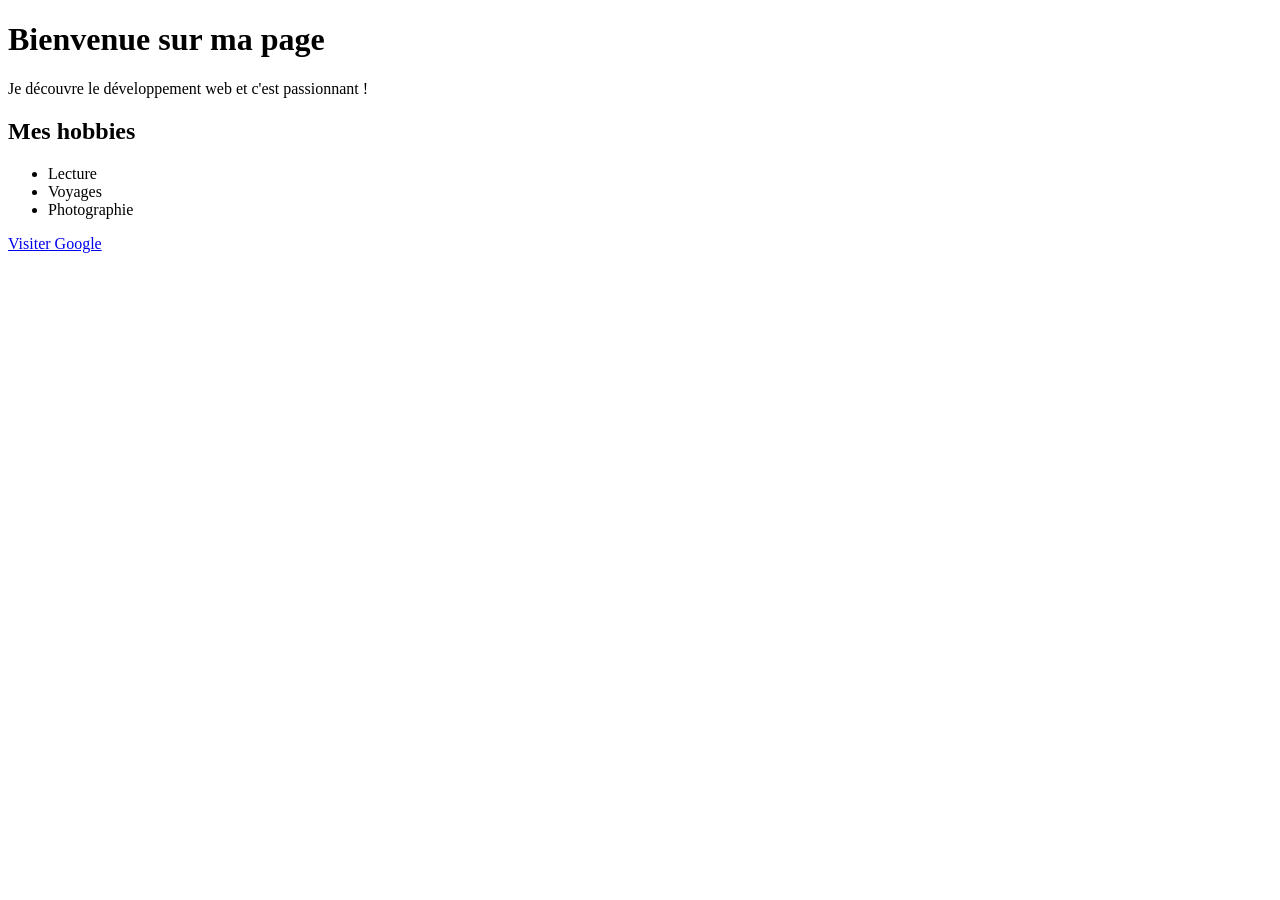
<file: Exercice1/index.html>
<!DOCTYPE html>
<html lang="fr">
<head>
    <meta charset="UTF-8">
    <meta name="viewport" content="width=device-width, initial-scale=1.0">
    <title>Ma première page</title>
</head>
<body>
    <h1>Bienvenue sur ma page</h1>
    <p>Je découvre le développement web et c'est passionnant !</p>
    
    <h2>Mes hobbies</h2>
    <ul>
        <li>Lecture</li>
        <li>Voyages</li>
        <li>Photographie</li>
    </ul>
    
    <a href="https://www.google.com" target="_blank" rel="noopener noreferrer">
        Visiter Google
    </a>
</body>
</html>
</file>
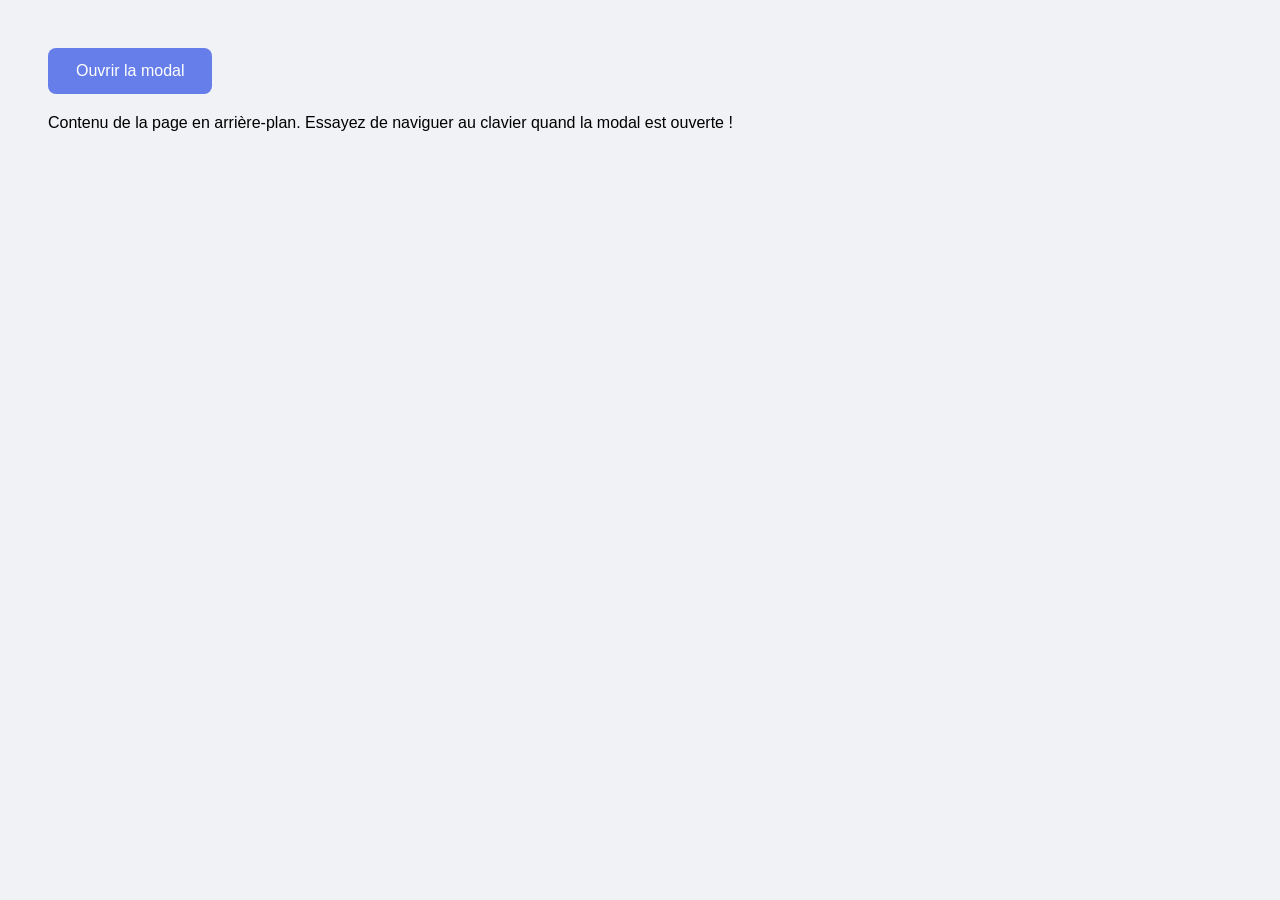
<file: Exercice10/index.html>
<!DOCTYPE html>
<html lang="fr">
<head>
    <meta charset="UTF-8">
    <meta name="viewport" content="width=device-width, initial-scale=1.0">
    <title>Modal Accessible</title>
    <link rel="stylesheet" type="text/css" href="./assets/css/style.css">
</head>
<body>
    <button class="btn-open" id="openModal">Ouvrir la modal</button>
    
    <p>Contenu de la page en arrière-plan. Essayez de naviguer au clavier quand la modal est ouverte !</p>

    <div class="modal-backdrop" id="modalBackdrop" aria-hidden="true">
        <div class="modal" role="dialog" aria-modal="true" aria-labelledby="modalTitle" tabindex="-1">
            <div class="modal-header">
                <h2 id="modalTitle" class="modal-title">Confirmation</h2>
                <button class="btn-close" id="closeModal" aria-label="Fermer la boîte de dialogue">&times;</button>
            </div>
            
            <div class="modal-body">
                <p>Êtes-vous sûr de vouloir procéder à cette action ? Cette opération est irréversible et supprimera définitivement vos données.</p>
                <p>Veuillez confirmer votre choix en cliquant sur le bouton approprié ci-dessous.</p>
            </div>
            
            <div class="modal-footer">
                <button class="btn-secondary" id="cancelBtn">Annuler</button>
                <button class="btn-primary" id="confirmBtn">Confirmer</button>
            </div>
        </div>
    </div>

    <script>
        const openBtn = document.getElementById('openModal');
        const closeBtn = document.getElementById('closeModal');
        const cancelBtn = document.getElementById('cancelBtn');
        const backdrop = document.getElementById('modalBackdrop');
        const modal = backdrop.querySelector('.modal');
        
        let lastFocusedElement;
        
        function openModal() {
            lastFocusedElement = document.activeElement;
            backdrop.classList.add('active');
            backdrop.setAttribute('aria-hidden', 'false');
            
            // Focus sur la modal
            setTimeout(() => {
                modal.focus();
            }, 100);
            
            // Empêcher le scroll du body
            document.body.style.overflow = 'hidden';
        }
        
        function closeModal() {
            backdrop.classList.remove('active');
            backdrop.setAttribute('aria-hidden', 'true');
            document.body.style.overflow = '';
            
            // Restaurer le focus
            if (lastFocusedElement) {
                lastFocusedElement.focus();
            }
        }
        
        // Event listeners
        openBtn.addEventListener('click', openModal);
        closeBtn.addEventListener('click', closeModal);
        cancelBtn.addEventListener('click', closeModal);
        
        // Fermer en cliquant sur le backdrop
        backdrop.addEventListener('click', (e) => {
            if (e.target === backdrop) {
                closeModal();
            }
        });
        
        // Fermer avec Echap
        document.addEventListener('keydown', (e) => {
            if (e.key === 'Escape' && backdrop.classList.contains('active')) {
                closeModal();
            }
        });
        
        // Focus trap (simplifié)
        modal.addEventListener('keydown', (e) => {
            if (e.key === 'Tab') {
                const focusableElements = modal.querySelectorAll(
                    'button, [href], input, select, textarea, [tabindex]:not([tabindex="-1"])'
                );
                const firstFocusable = focusableElements[0];
                const lastFocusable = focusableElements[focusableElements.length - 1];
                
                if (e.shiftKey && document.activeElement === firstFocusable) {
                    e.preventDefault();
                    lastFocusable.focus();
                } else if (!e.shiftKey && document.activeElement === lastFocusable) {
                    e.preventDefault();
                    firstFocusable.focus();
                }
            }
        });
    </script>
</body>
</html>
</file>
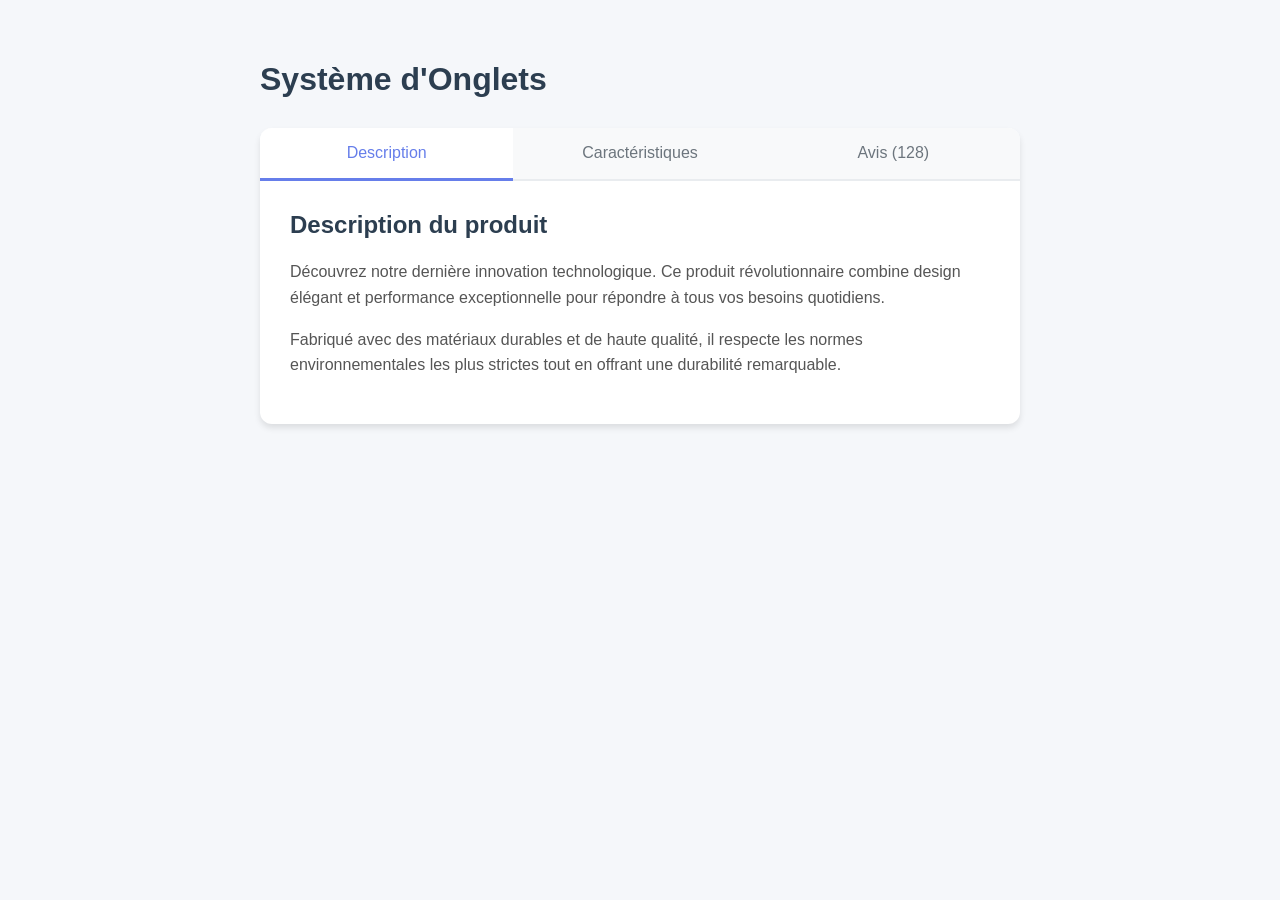
<file: Exercice11/index.html>
<!DOCTYPE html>
<html lang="fr">
<head>
    <meta charset="UTF-8">
    <meta name="viewport" content="width=device-width, initial-scale=1.0">
    <title>Onglets Accessibles</title>
    <link rel="stylesheet" type="text/css" href="./assets/css/style.css">
</head>
<body>
    <h1>Système d'Onglets</h1>
    
    <div class="tabs">
        <div role="tablist" aria-label="Informations produit" class="tab-list">
            <button role="tab" 
                    aria-selected="true" 
                    aria-controls="panel-1"
                    id="tab-1"
                    class="tab"
                    tabindex="0">
                Description
            </button>
            <button role="tab" 
                    aria-selected="false" 
                    aria-controls="panel-2"
                    id="tab-2"
                    class="tab"
                    tabindex="-1">
                Caractéristiques
            </button>
            <button role="tab" 
                    aria-selected="false" 
                    aria-controls="panel-3"
                    id="tab-3"
                    class="tab"
                    tabindex="-1">
                Avis (128)
            </button>
        </div>
        
        <div role="tabpanel" 
             id="panel-1" 
             aria-labelledby="tab-1"
             class="tab-panel active">
            <h2>Description du produit</h2>
            <p>Découvrez notre dernière innovation technologique. Ce produit révolutionnaire combine design élégant et performance exceptionnelle pour répondre à tous vos besoins quotidiens.</p>
            <p>Fabriqué avec des matériaux durables et de haute qualité, il respecte les normes environnementales les plus strictes tout en offrant une durabilité remarquable.</p>
        </div>
        
        <div role="tabpanel" 
             id="panel-2" 
             aria-labelledby="tab-2"
             class="tab-panel"
             hidden>
            <h2>Caractéristiques techniques</h2>
            <ul>
                <li>Dimensions : 25 x 15 x 8 cm</li>
                <li>Poids : 450g</li>
                <li>Autonomie : jusqu'à 48 heures</li>
                <li>Connectivité : Bluetooth 5.0, Wi-Fi 6</li>
                <li>Compatibilité : iOS, Android, Windows, macOS</li>
                <li>Garantie : 2 ans</li>
            </ul>
        </div>
        
        <div role="tabpanel" 
             id="panel-3" 
             aria-labelledby="tab-3"
             class="tab-panel"
             hidden>
            <h2>Avis clients</h2>
            <p><strong>★★★★★ Marie D.</strong> - "Excellent produit, je recommande vivement ! La qualité est au rendez-vous."</p>
            <p><strong>★★★★☆ Jean L.</strong> - "Très satisfait de mon achat. Livraison rapide et emballage soigné."</p>
            <p><strong>★★★★★ Sophie M.</strong> - "Dépasse mes attentes. Le rapport qualité-prix est imbattable."</p>
        </div>
    </div>

    <script>
        const tabs = document.querySelectorAll('[role="tab"]');
        const panels = document.querySelectorAll('[role="tabpanel"]');
        
        function switchTab(newTab) {
            const activeTab = document.querySelector('[role="tab"][aria-selected="true"]');
            const activePanelId = activeTab.getAttribute('aria-controls');
            const newPanelId = newTab.getAttribute('aria-controls');
            
            // Désactiver l'ancien onglet
            activeTab.setAttribute('aria-selected', 'false');
            activeTab.setAttribute('tabindex', '-1');
            document.getElementById(activePanelId).classList.remove('active');
            document.getElementById(activePanelId).hidden = true;
            
            // Activer le nouvel onglet
            newTab.setAttribute('aria-selected', 'true');
            newTab.setAttribute('tabindex', '0');
            newTab.focus();
            document.getElementById(newPanelId).classList.add('active');
            document.getElementById(newPanelId).hidden = false;
        }
        
        tabs.forEach(tab => {
            tab.addEventListener('click', () => switchTab(tab));
            
            tab.addEventListener('keydown', (e) => {
                let index = Array.prototype.indexOf.call(tabs, tab);
                
                if (e.key === 'ArrowRight') {
                    index = (index + 1) % tabs.length;
                    switchTab(tabs[index]);
                } else if (e.key === 'ArrowLeft') {
                    index = (index - 1 + tabs.length) % tabs.length;
                    switchTab(tabs[index]);
                } else if (e.key === 'Home') {
                    e.preventDefault();
                    switchTab(tabs[0]);
                } else if (e.key === 'End') {
                    e.preventDefault();
                    switchTab(tabs[tabs.length - 1]);
                }
            });
        });
    </script>
</body>
</html>
</file>
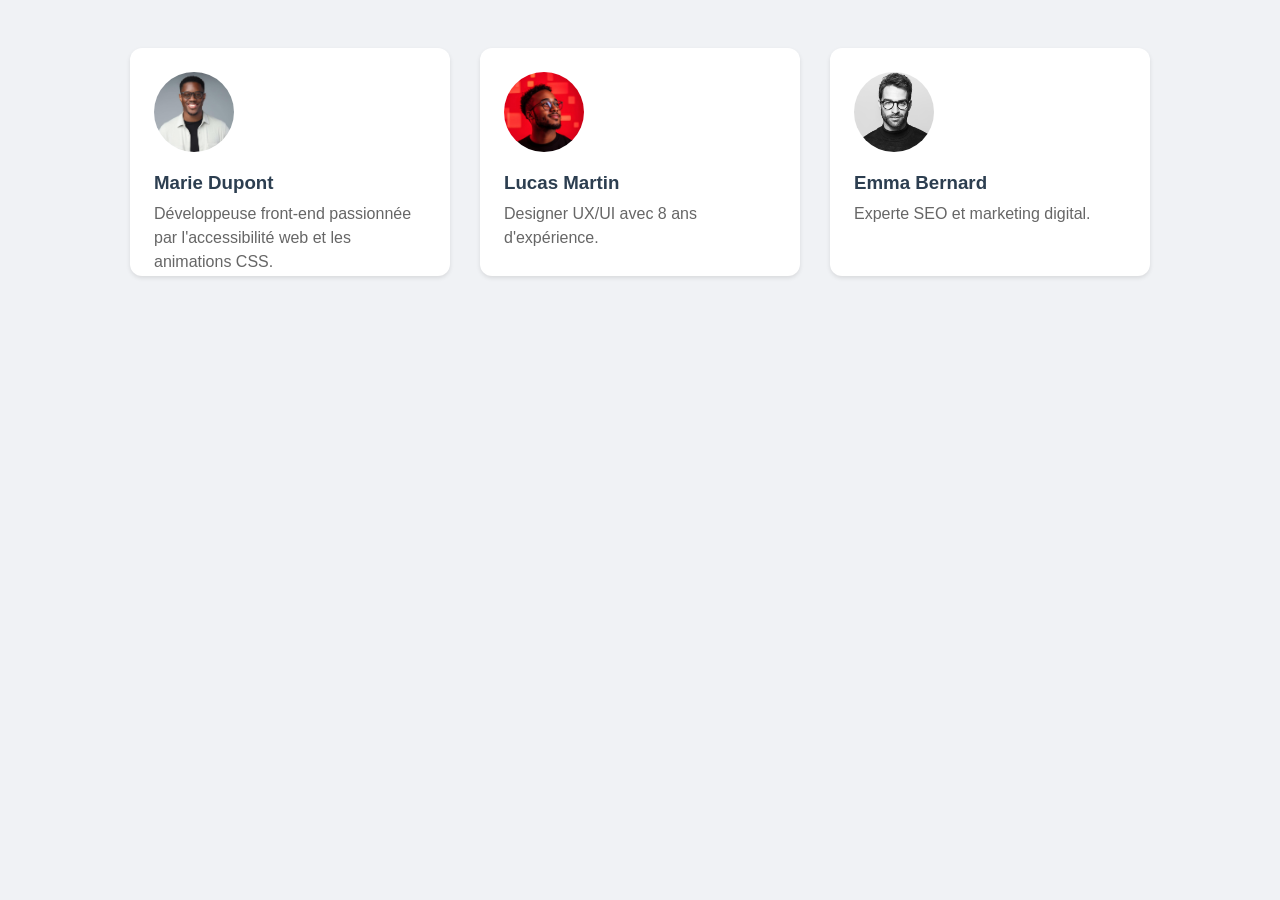
<file: Exercice12/index.html>
<!DOCTYPE html>
<html lang="fr">
<head>
<meta charset="UTF-8">
<meta name="viewport" content="width=device-width, initial-scale=1.0">
<title>Skeleton Loading</title>
<link rel="stylesheet" type="text/css" href="./assets/css/style.css">

</head>

<body>

<article class="card">
    <div class="skeleton skeleton-avatar"></div>
    <div class="skeleton skeleton-title"></div>
    <div class="skeleton skeleton-text"></div>
    <div class="skeleton skeleton-text"></div>

    <div class="real-content">
        <img src="./assets/images/image1.jpg" class="avatar">
        <h3>Marie Dupont</h3>
        <p>Développeuse front-end passionnée par l'accessibilité web et les animations CSS.</p>
    </div>
</article>

<article class="card">
    <div class="skeleton skeleton-avatar"></div>
    <div class="skeleton skeleton-title"></div>
    <div class="skeleton skeleton-text"></div>
    <div class="skeleton skeleton-text"></div>

    <div class="real-content">
        <img src="./assets/images/image2.jpg" class="avatar">
        <h3>Lucas Martin</h3>
        <p>Designer UX/UI avec 8 ans d'expérience.</p>
    </div>
</article>

<article class="card">
    <div class="skeleton skeleton-avatar"></div>
    <div class="skeleton skeleton-title"></div>
    <div class="skeleton skeleton-text"></div>
    <div class="skeleton skeleton-text"></div>

    <div class="real-content">
        <img src="./assets/images/image3.jpg" class="avatar">
        <h3>Emma Bernard</h3>
        <p>Experte SEO et marketing digital.</p>
    </div>
</article>

</body>
</html>
</file>
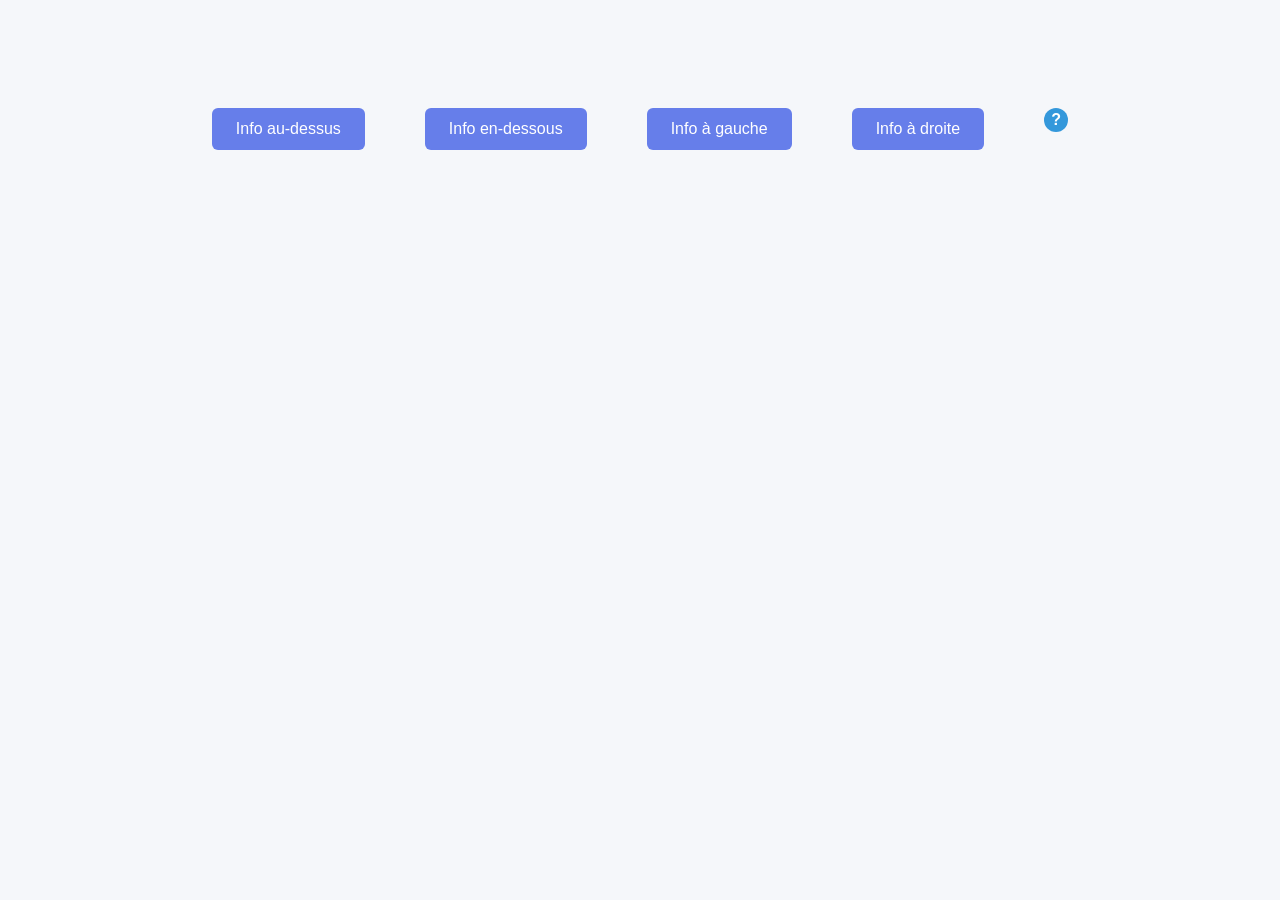
<file: Exercice13/index.html>
<!DOCTYPE html>
<html lang="fr">
<head>
<meta charset="UTF-8">
<meta name="viewport" content="width=device-width, initial-scale=1.0">
<title>Tooltips Accessibles</title>
<link rel="stylesheet" type="text/css" href="./assets/css/style.css">
</head>
<body>

<div class="tooltip-container">
    <button class="tooltip-trigger" aria-describedby="tip1">
        Info au-dessus
    </button>
    <div id="tip1" role="tooltip" class="tooltip" data-position="top">
        Cette info apparaît au-dessus
    </div>
</div>

<div class="tooltip-container">
    <button class="tooltip-trigger" aria-describedby="tip2">
        Info en-dessous
    </button>
    <div id="tip2" role="tooltip" class="tooltip" data-position="bottom">
        Cette info apparaît en-dessous
    </div>
</div>

<div class="tooltip-container">
    <button class="tooltip-trigger" aria-describedby="tip3">
        Info à gauche
    </button>
    <div id="tip3" role="tooltip" class="tooltip" data-position="left">
        Info à gauche du bouton
    </div>
</div>

<div class="tooltip-container">
    <button class="tooltip-trigger" aria-describedby="tip4">
        Info à droite
    </button>
    <div id="tip4" role="tooltip" class="tooltip" data-position="right">
        Info à droite du bouton
    </div>
</div>

<div class="tooltip-container">
    <span class="info-icon" tabindex="0" aria-describedby="tip5">?</span>
    <div id="tip5" role="tooltip" class="tooltip" data-position="top">
        Aide contextuelle disponible ici
    </div>
</div>

</body>
</html>
</file>
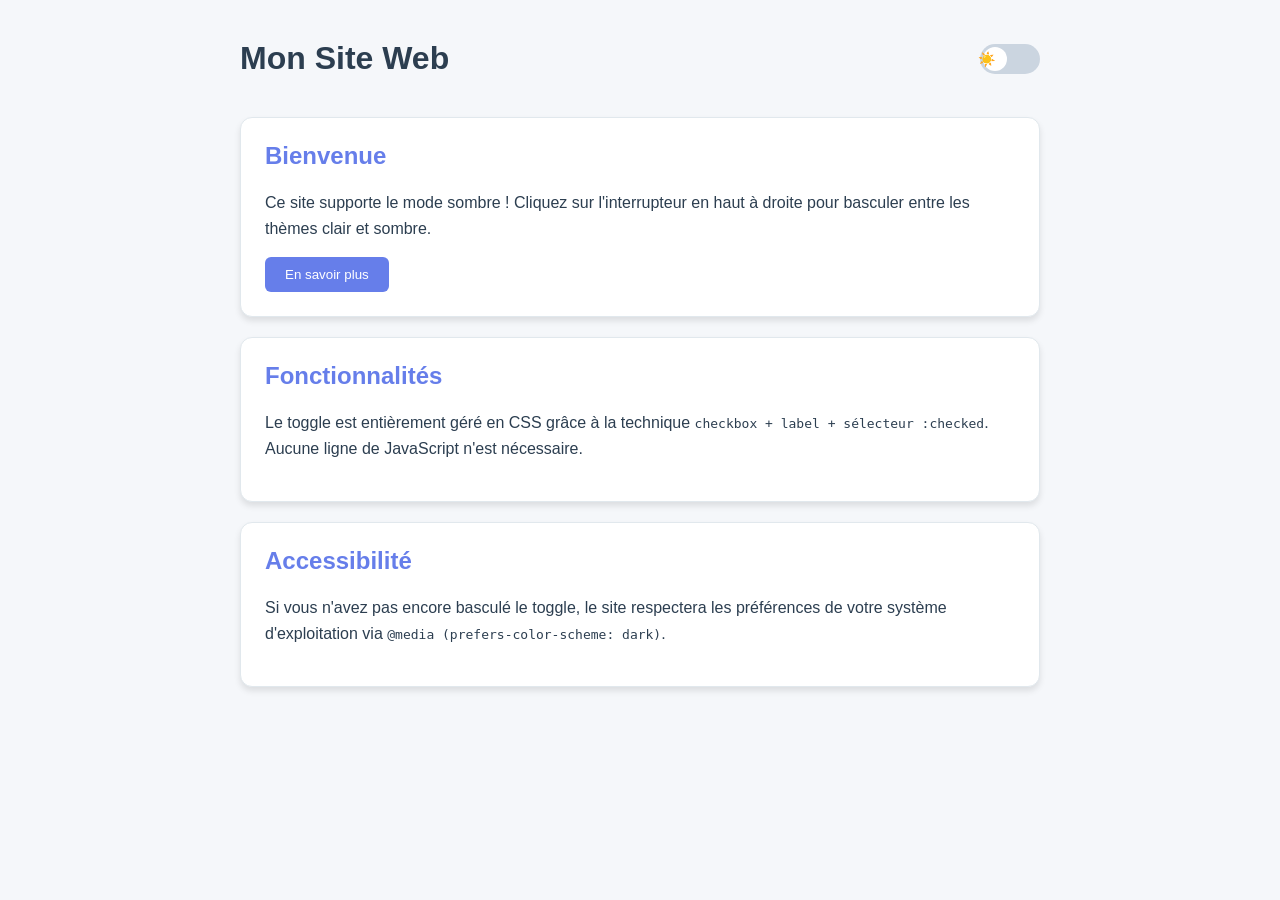
<file: Exercice14/index.html>
<!DOCTYPE html>
<html lang="fr">
<head>
    <meta charset="UTF-8">
    <meta name="viewport" content="width=device-width, initial-scale=1.0">
    <title>Dark Mode Toggle</title>
    <link rel="stylesheet" type="text/css" href="./assets/css/main.css">
</head>
<body>

    <!--
        TECHNIQUE CSS-ONLY :
        La <input type="checkbox" id="theme-switch"> est cachée.
        Le <label for="theme-switch"> est le bouton toggle visible.
        Quand la checkbox est cochée, le sélecteur
        "#theme-switch:checked ~ .wrapper" s'active
        et réécrit toutes les variables CSS → thème sombre.
    -->

    <input type="checkbox" id="theme-switch" aria-label="Activer le mode sombre">

    <div class="wrapper">
        <div class="container">

            <header>
                <h1>Mon Site Web</h1>

                <label class="theme-toggle" for="theme-switch" aria-label="Changer de thème">
                    <div class="toggle-slider">
                        <span class="sun-icon">☀️</span>
                        <span class="moon-icon">🌙</span>
                    </div>
                </label>
            </header>

            <article class="card">
                <h2>Bienvenue</h2>
                <p>Ce site supporte le mode sombre ! Cliquez sur l'interrupteur en haut à droite pour basculer entre les thèmes clair et sombre.</p>
                <button class="btn">En savoir plus</button>
            </article>

            <article class="card">
                <h2>Fonctionnalités</h2>
                <p>Le toggle est entièrement géré en CSS grâce à la technique <code>checkbox + label + sélecteur :checked</code>. Aucune ligne de JavaScript n'est nécessaire.</p>
            </article>

            <article class="card">
                <h2>Accessibilité</h2>
                <p>Si vous n'avez pas encore basculé le toggle, le site respectera les préférences de votre système d'exploitation via <code>@media (prefers-color-scheme: dark)</code>.</p>
            </article>

        </div>
    </div>

</body>
</html>
</file>
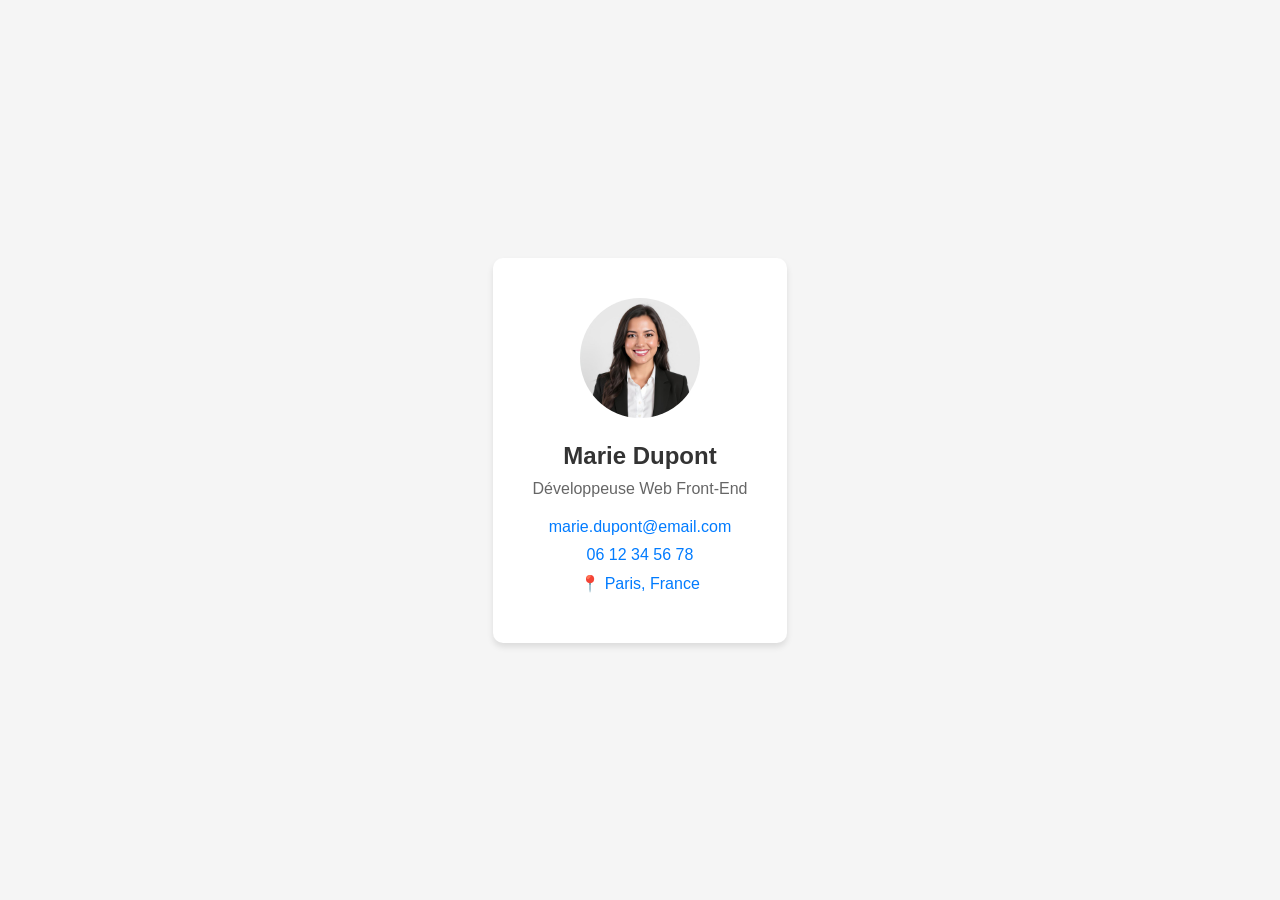
<file: Exercice2/index.html>
<!DOCTYPE html>
<html lang="fr">
<head>
    <meta charset="UTF-8">
    <meta name="viewport" content="width=device-width, initial-scale=1.0">
    <title>Carte de visite - Marie Dupont</title>
    <style>
        /* Définit le style global de la page */
    body {
        font-family: Arial, sans-serif; /* Définit la police principale du texte (Arial ou police sans-serif par défaut) */
        display: flex; /* Active le mode Flexbox pour organiser les éléments enfants */
        justify-content: center; /* Centre horizontalement le contenu dans la page */
        align-items: center; /* Centre verticalement le contenu */
        min-height: 100vh; /* Donne une hauteur minimale égale à 100% de la hauteur de l'écran */
        margin: 0; /* Supprime les marges par défaut du navigateur */
        background-color: #f5f5f5; /* Définit une couleur de fond gris clair pour la page */
    }

    /* Style de la carte contenant les informations */
    .card {
        background: white; /* Définit un fond blanc pour la carte */
        padding: 40px; /* Ajoute un espace intérieur de 40px autour du contenu */
        border-radius: 10px; /* Arrondit les coins de la carte */
        box-shadow: 0 4px 6px rgba(0,0,0,0.1); /* Ajoute une ombre légère sous la carte pour un effet de profondeur */
        text-align: center; /* Centre le texte horizontalement */
        max-width: 400px; /* Limite la largeur maximale de la carte à 400px */
    }

    /* Style de la photo */
    .photo {
        width: 120px; /* Définit la largeur de l’image */
        height: 120px; /* Définit la hauteur de l’image */
        border-radius: 50%; /* Transforme l’image en cercle */
        object-fit: cover; /* Ajuste l’image pour remplir le cadre sans déformation */
        margin-bottom: 20px; /* Ajoute un espace sous l’image */
    }

    /* Style du titre principal */
    h1 { 
        margin: 0; /* Supprime la marge par défaut du titre */
        color: #333; /* Définit une couleur gris foncé pour le texte */
    }

    /* Style du texte décrivant le métier */
    .job { 
        color: #666; /* Définit une couleur gris moyen */
        margin: 10px 0 20px; /* Marge : 10px en haut, 0 à gauche/droite, 20px en bas */
    }

    /* Style des informations de contact */
    .contact { 
        margin: 10px 0; /* Ajoute une marge en haut et en bas */
    }

    /* Style des liens */
    a { 
        color: #007bff; /* Définit la couleur bleue du lien */
        text-decoration: none; /* Supprime le soulignement par défaut du lien */
    }

    /* Style du lien lorsque la souris passe dessus */
    a:hover { 
        text-decoration: underline; /* Ajoute un soulignement au survol pour indiquer l’interaction */
    }
    </style>
</head>
<body>
    <article class="card">
        <img src="photo.jpg" alt="Marie Dupont" class="photo">
        <h1>Marie Dupont</h1>
        <p class="job">Développeuse Web Front-End</p>
        
        <div class="contact">
            <a href="mailto:marie.dupont@email.com">marie.dupont@email.com</a>
        </div>
        <div class="contact">
            <a href="tel:+33612345678">06 12 34 56 78</a>
        </div>
        <div class="contact">
            <a href="https://maps.google.com/?q=Paris" target="_blank">
                📍 Paris, France
            </a>
        </div>
    </article>
</body>
</html>
</file>
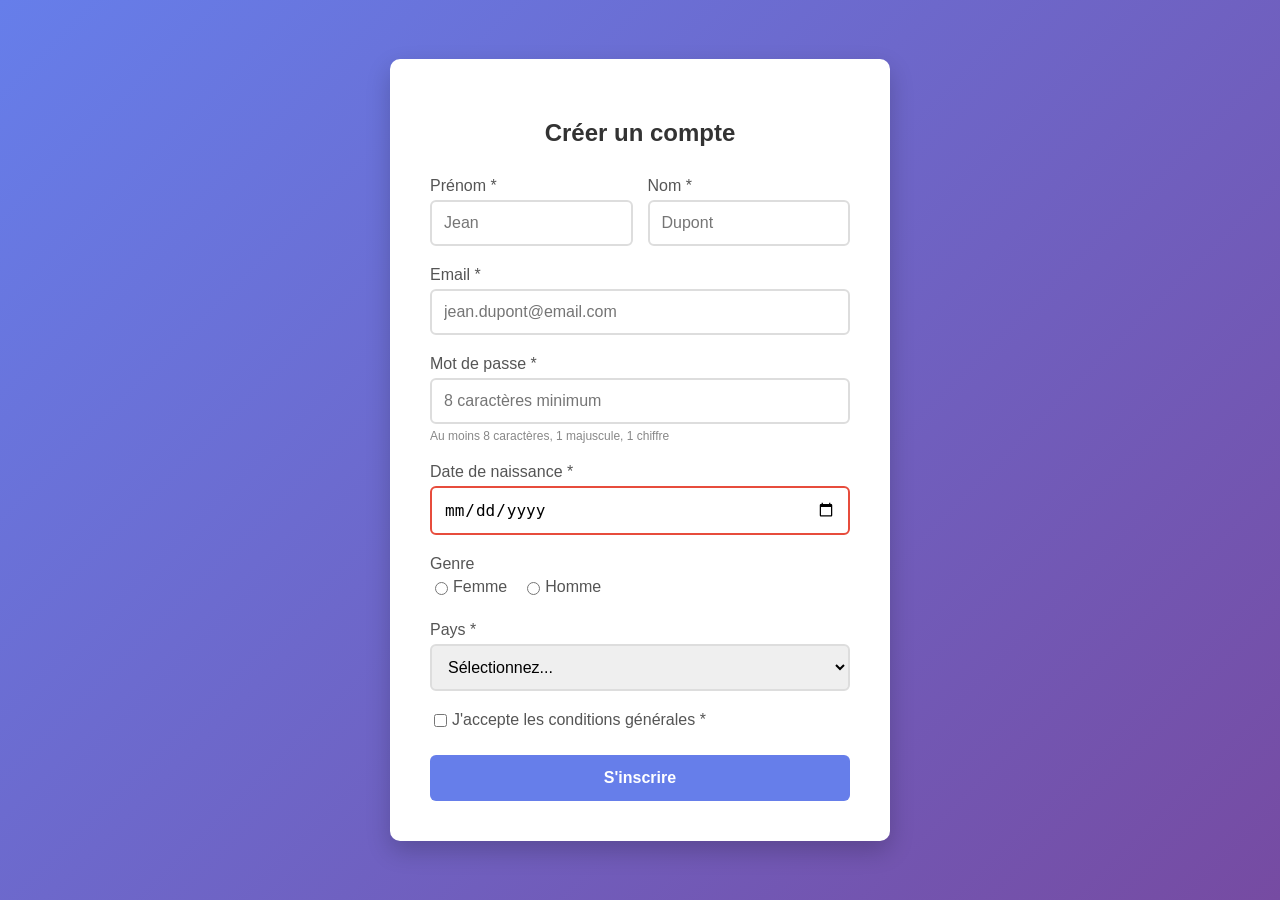
<file: Exercice4/index.html>
<!DOCTYPE html>
<html lang="fr">
<head>
    <meta charset="UTF-8">
    <meta name="viewport" content="width=device-width, initial-scale=1.0">
    <title>Inscription</title>
    <link rel="stylesheet" type="text/css" href="./assets/css/style.css">
</head>
<body>
    <div class="form-container">
        <h2>Créer un compte</h2>
        
        <form action="" method="POST">
            <div class="form-row">
                <div class="form-group">
                    <label for="prenom">Prénom *</label>
                    <input type="text" id="prenom" name="prenom" required 
                           placeholder="Jean" pattern="[A-Za-zÀ-ÿ\s-]{2,}">
                </div>
                
                <div class="form-group">
                    <label for="nom">Nom *</label>
                    <input type="text" id="nom" name="nom" required 
                           placeholder="Dupont" pattern="[A-Za-zÀ-ÿ\s-]{2,}">
                </div>
            </div>
            
            <div class="form-group">
                <label for="email">Email *</label>
                <input type="email" id="email" name="email" required 
                       placeholder="jean.dupont@email.com">
            </div>
            
            <div class="form-group">
                <label for="password">Mot de passe *</label>
                <input type="password" id="password" name="password" required 
                       minlength="8" placeholder="8 caractères minimum">
                <div class="hint">Au moins 8 caractères, 1 majuscule, 1 chiffre</div>
            </div>
            
            <div class="form-group">
                <label for="naissance">Date de naissance *</label>
                <input type="date" id="naissance" name="naissance" required 
                       max="2006-01-01">
            </div>
            
            <div class="form-group">
                <label>Genre</label>
                <div class="radio-group">
                    <label><input type="radio" name="genre" value="f"> Femme</label>
                    <label><input type="radio" name="genre" value="h"> Homme</label>
                </div>
            </div>
            
            <div class="form-group">
                <label for="pays">Pays *</label>
                <select id="pays" name="pays" required>
                    <option value="">Sélectionnez...</option>
                    <option value="fr">France</option>
                    <option value="be">Belgique</option>
                    <option value="ch">Suisse</option>
                    <option value="ca">Canada</option>
                    <option value="autre">Autre</option>
                </select>
            </div>
            
            <div class="form-group">
                <div class="checkbox-group">
                    <label>
                        <input type="checkbox" name="conditions" required>
                        J'accepte les conditions générales *
                    </label>
                </div>
            </div>
            
            <button type="submit">S'inscrire</button>
        </form>
    </div>
</body>
</html>
</file>
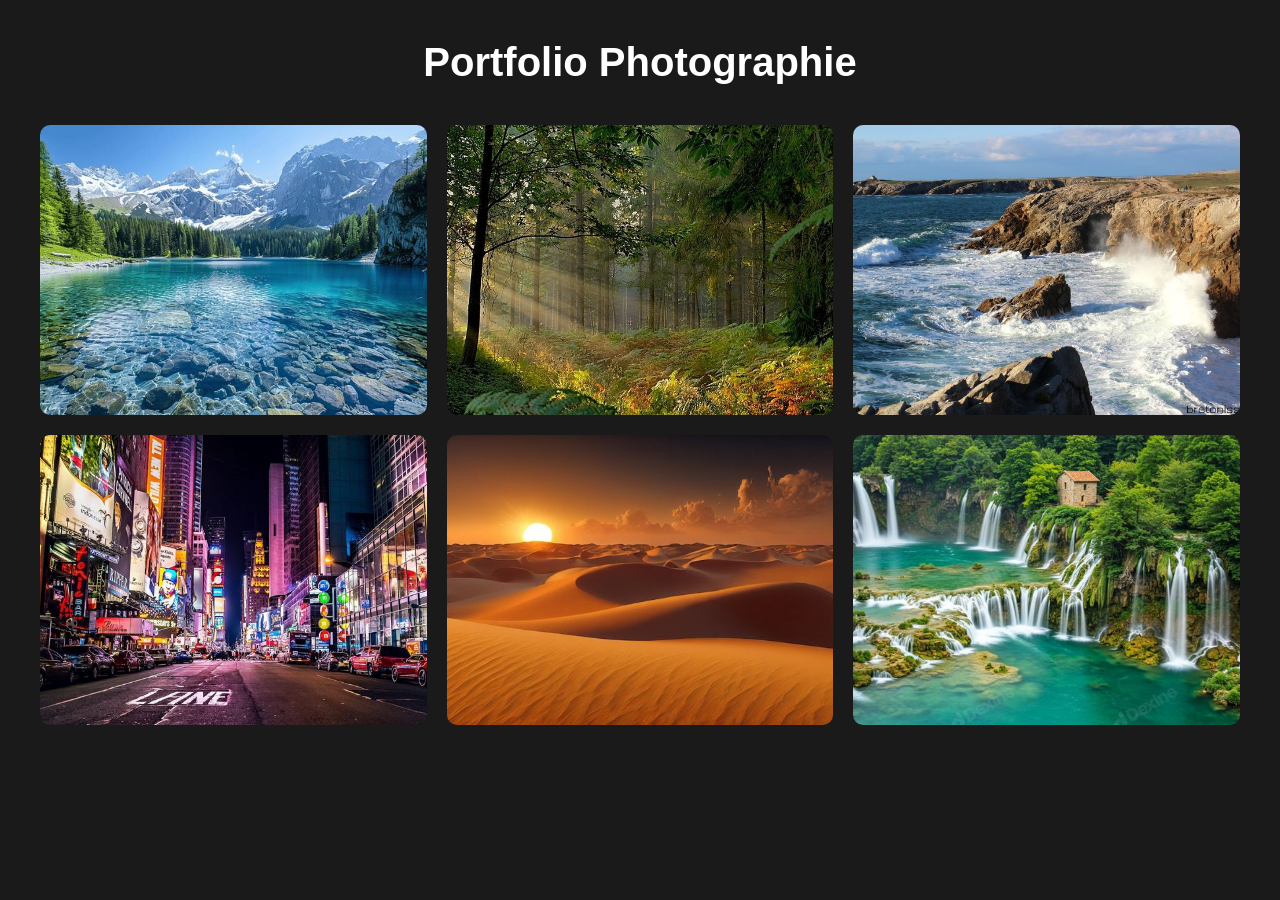
<file: Exercice5/index.html>
<!DOCTYPE html>
<html lang="fr">
<head>
    <meta charset="UTF-8">
    <meta name="viewport" content="width=device-width, initial-scale=1.0">
    <title>Galerie Photos</title>
    <style>
        * { margin: 0; padding: 0; box-sizing: border-box; }
        
        body {
            font-family: 'Segoe UI', sans-serif;
            background: #1a1a1a;
            padding: 40px 20px;
        }
        
        h1 {
            text-align: center;
            color: white;
            margin-bottom: 40px;
            font-size: 2.5rem;
        }
        
        .gallery {
            display: grid;
            grid-template-columns: repeat(auto-fit, minmax(300px, 1fr));
            gap: 20px;
            max-width: 1200px;
            margin: 0 auto;
        }
        
        .photo-card {
            position: relative;
            overflow: hidden;
            border-radius: 10px;
            aspect-ratio: 4/3;
            cursor: pointer;
        }
        
        .photo-card img {
            width: 100%;
            height: 100%;
            object-fit: cover;
            transition: transform 0.5s ease;
        }
        
        .photo-card:hover img {
            transform: scale(1.1);
        }
        
        .overlay {
            position: absolute;
            bottom: 0;
            left: 0;
            right: 0;
            background: linear-gradient(transparent, rgba(0,0,0,0.8));
            padding: 30px 20px 20px;
            color: white;
            transform: translateY(100%);
            transition: transform 0.3s ease;
        }
        
        .photo-card:hover .overlay {
            transform: translateY(0);
        }
        
        .overlay h3 {
            font-size: 1.3rem;
            margin-bottom: 5px;
        }
        
        .overlay p {
            font-size: 0.9rem;
            opacity: 0.9;
        }
        
        @media (max-width: 768px) {
            .gallery {
                grid-template-columns: repeat(auto-fit, minmax(250px, 1fr));
                gap: 15px;
            }
        }
    </style>
</head>
<body>
    <h1>Portfolio Photographie</h1>
    
    <div class="gallery">
        <figure class="photo-card">
            <img src="./assets/images/image1.jpg" 
                 alt="Montagnes au lever du soleil" loading="lazy">
            <figcaption class="overlay">
                <h3>Alpes Françaises</h3>
                <p>Lever de soleil sur les sommets enneigés</p>
            </figcaption>
        </figure>
        
        <figure class="photo-card">
            <img src="./assets/images/image2.jpg" 
                 alt="Forêt brumeuse" loading="lazy">
            <figcaption class="overlay">
                <h3>Forêt de Brocéliande</h3>
                <p>Brume matinale dans les bois anciens</p>
            </figcaption>
        </figure>
        
        <figure class="photo-card">
            <img src="./assets/images/image3.jpg" 
                 alt="Océan agité" loading="lazy">
            <figcaption class="overlay">
                <h3>Côte Sauvage</h3>
                <p>Vagues déferlantes sur les rochers</p>
            </figcaption>
        </figure>
        
        <figure class="photo-card">
            <img src="./assets/images/image4.jpg" 
                 alt="Ville la nuit" loading="lazy">
            <figcaption class="overlay">
                <h3>Tokyo by Night</h3>
                <p>Lumières néon dans le quartier de Shinjuku</p>
            </figcaption>
        </figure>
        
        <figure class="photo-card">
            <img src="./assets/images/image5.jpg" 
                 alt="Désert" loading="lazy">
            <figcaption class="overlay">
                <h3>Sahara</h3>
                <p>Dunes dorées au coucher du soleil</p>
            </figcaption>
        </figure>
        
        <figure class="photo-card">
            <img src="./assets/images/image6.jpg" 
                 alt="Cascade" loading="lazy">
            <figcaption class="overlay">
                <h3>Cascade de Plitvice</h3>
                <p>Eaux cristallines en Croatie</p>
            </figcaption>
        </figure>
    </div>
</body>
</html>
</file>
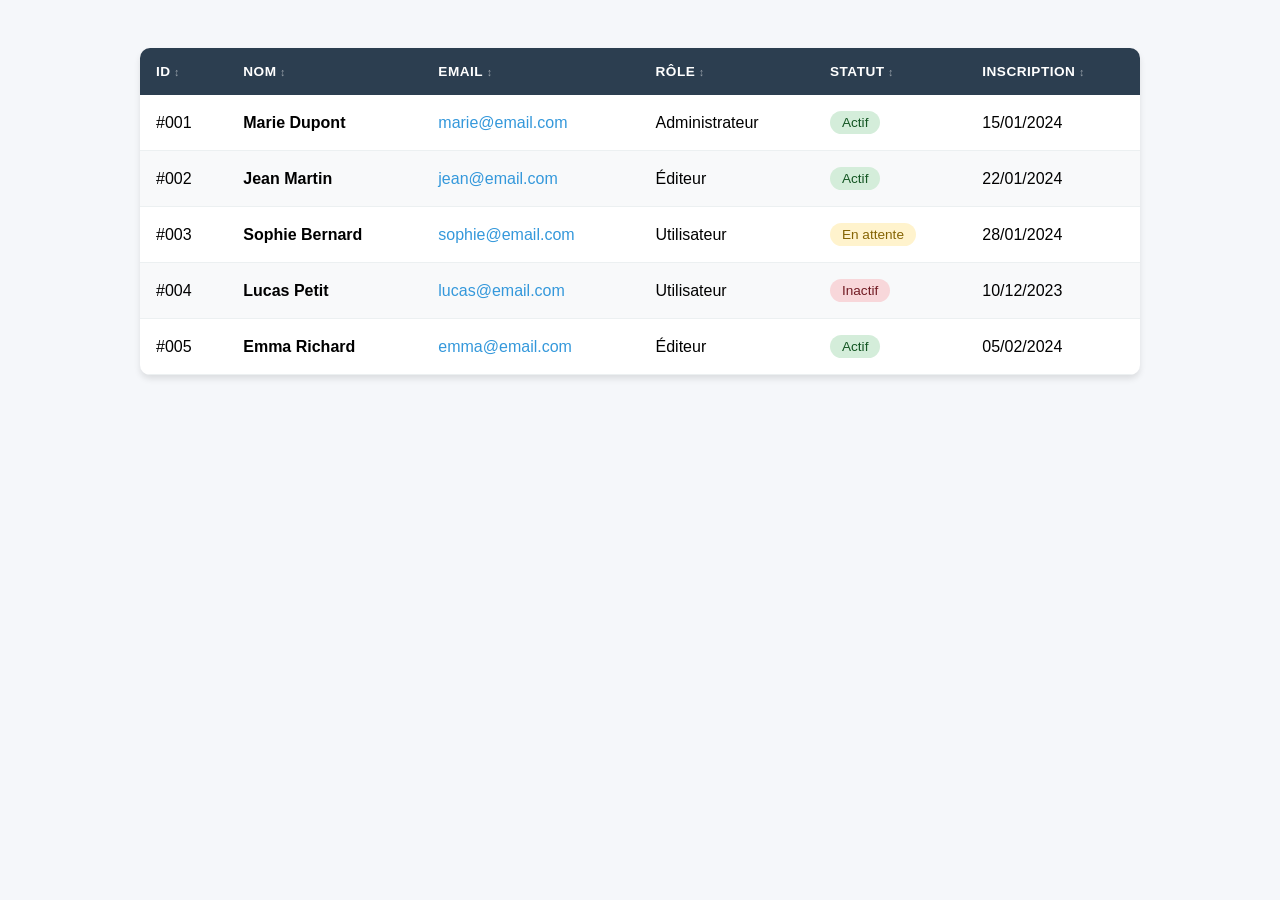
<file: Exercice6/index.html>
<!DOCTYPE html>
<html lang="fr">
<head>
    <meta charset="UTF-8">
    <meta name="viewport" content="width=device-width, initial-scale=1.0">
    <title>Tableau de données</title>
    <link rel="stylesheet" type="text/css" href="./assets/css/style.css">
</head>
<body>
    <div class="table-container">
        <div class="table-wrapper">
            <table>
                <thead>
                    <tr>
                        <th>ID</th>
                        <th>Nom</th>
                        <th>Email</th>
                        <th>Rôle</th>
                        <th>Statut</th>
                        <th>Inscription</th>
                    </tr>
                </thead>
                <tbody>
                    <tr>
                        <td>#001</td>
                        <td><strong>Marie Dupont</strong></td>
                        <td><a href="mailto:marie@email.com" class="email">marie@email.com</a></td>
                        <td>Administrateur</td>
                        <td><span class="status status-actif">Actif</span></td>
                        <td>15/01/2024</td>
                    </tr>
                    <tr>
                        <td>#002</td>
                        <td><strong>Jean Martin</strong></td>
                        <td><a href="mailto:jean@email.com" class="email">jean@email.com</a></td>
                        <td>Éditeur</td>
                        <td><span class="status status-actif">Actif</span></td>
                        <td>22/01/2024</td>
                    </tr>
                    <tr>
                        <td>#003</td>
                        <td><strong>Sophie Bernard</strong></td>
                        <td><a href="mailto:sophie@email.com" class="email">sophie@email.com</a></td>
                        <td>Utilisateur</td>
                        <td><span class="status status-attente">En attente</span></td>
                        <td>28/01/2024</td>
                    </tr>
                    <tr>
                        <td>#004</td>
                        <td><strong>Lucas Petit</strong></td>
                        <td><a href="mailto:lucas@email.com" class="email">lucas@email.com</a></td>
                        <td>Utilisateur</td>
                        <td><span class="status status-inactif">Inactif</span></td>
                        <td>10/12/2023</td>
                    </tr>
                    <tr>
                        <td>#005</td>
                        <td><strong>Emma Richard</strong></td>
                        <td><a href="mailto:emma@email.com" class="email">emma@email.com</a></td>
                        <td>Éditeur</td>
                        <td><span class="status status-actif">Actif</span></td>
                        <td>05/02/2024</td>
                    </tr>
                </tbody>
            </table>
        </div>
    </div>
</body>
</html>
</file>
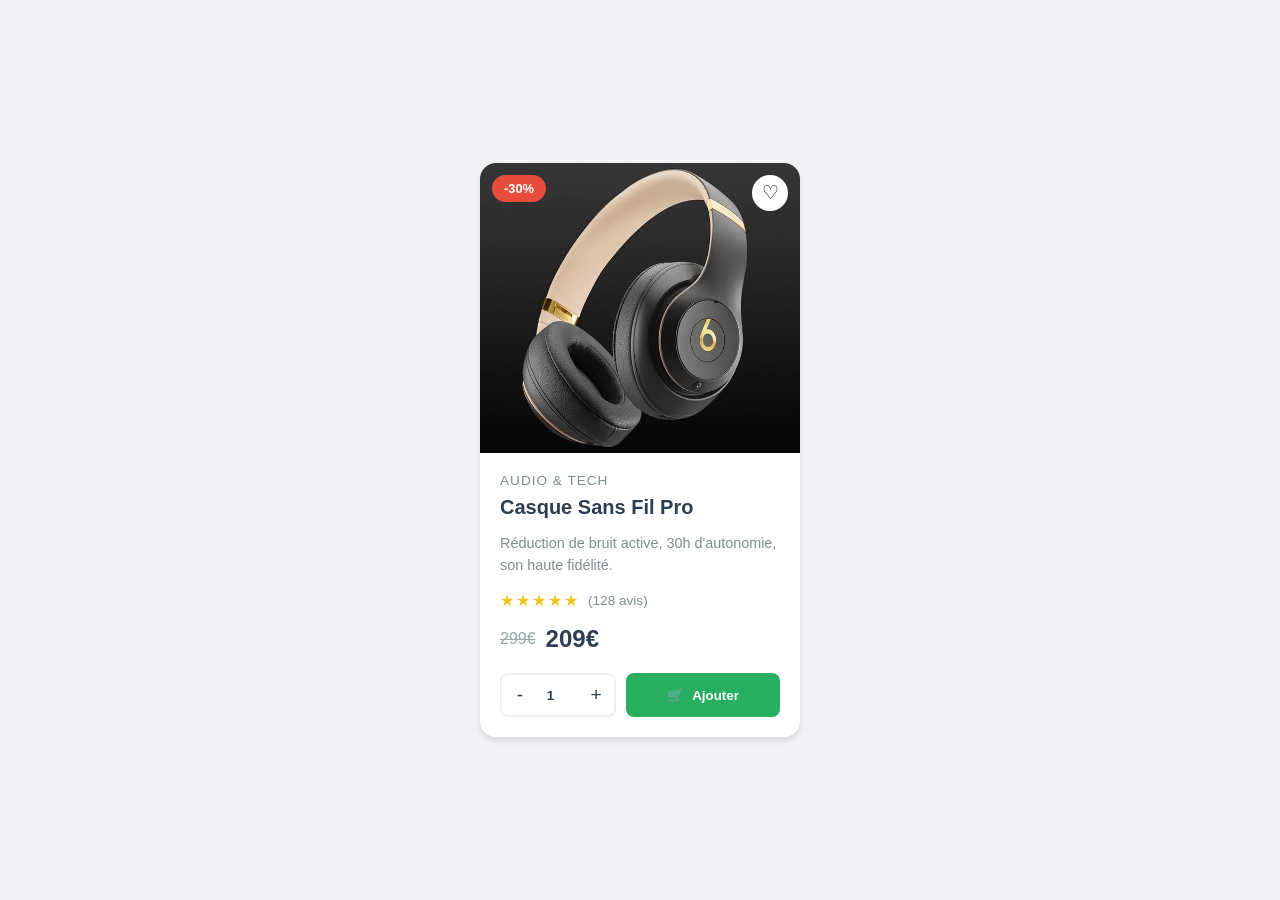
<file: Exercice7/index.html>
<!DOCTYPE html>
<html lang="fr">
<head>
    <meta charset="UTF-8">
    <meta name="viewport" content="width=device-width, initial-scale=1.0">
    <title>Carte Produit</title>
    <link rel="stylesheet" type="text/css" href="./assets/css/style.css">
</head>
<body>
    <article class="product-card">
        <div class="image-container">
            <span class="badge">-30%</span>
            <button class="wishlist" aria-label="Ajouter aux favoris">♡</button>
            <img src="./assets/images/produit.jpg" alt="Casque audio premium">
        </div>
        
        <div class="content">
            <div class="category">Audio & Tech</div>
            <h2>Casque Sans Fil Pro</h2>
            <p class="description">Réduction de bruit active, 30h d'autonomie, son haute fidélité.</p>
            
            <div class="rating">
                <span class="stars">★★★★★</span>
                <span class="reviews">(128 avis)</span>
            </div>
            
            <div class="price-container">
                <span class="old-price">299€</span>
                <span class="price">209€</span>
            </div>
            
            <div class="actions">
                <div class="quantity">
                    <button type="button" aria-label="Diminuer">-</button>
                    <input type="number" value="1" min="1" max="10" aria-label="Quantité">
                    <button type="button" aria-label="Augmenter">+</button>
                </div>
                <button class="add-to-cart">
                    <span>🛒</span>
                    Ajouter
                </button>
            </div>
        </div>
    </article>
</body>
</html>
</file>
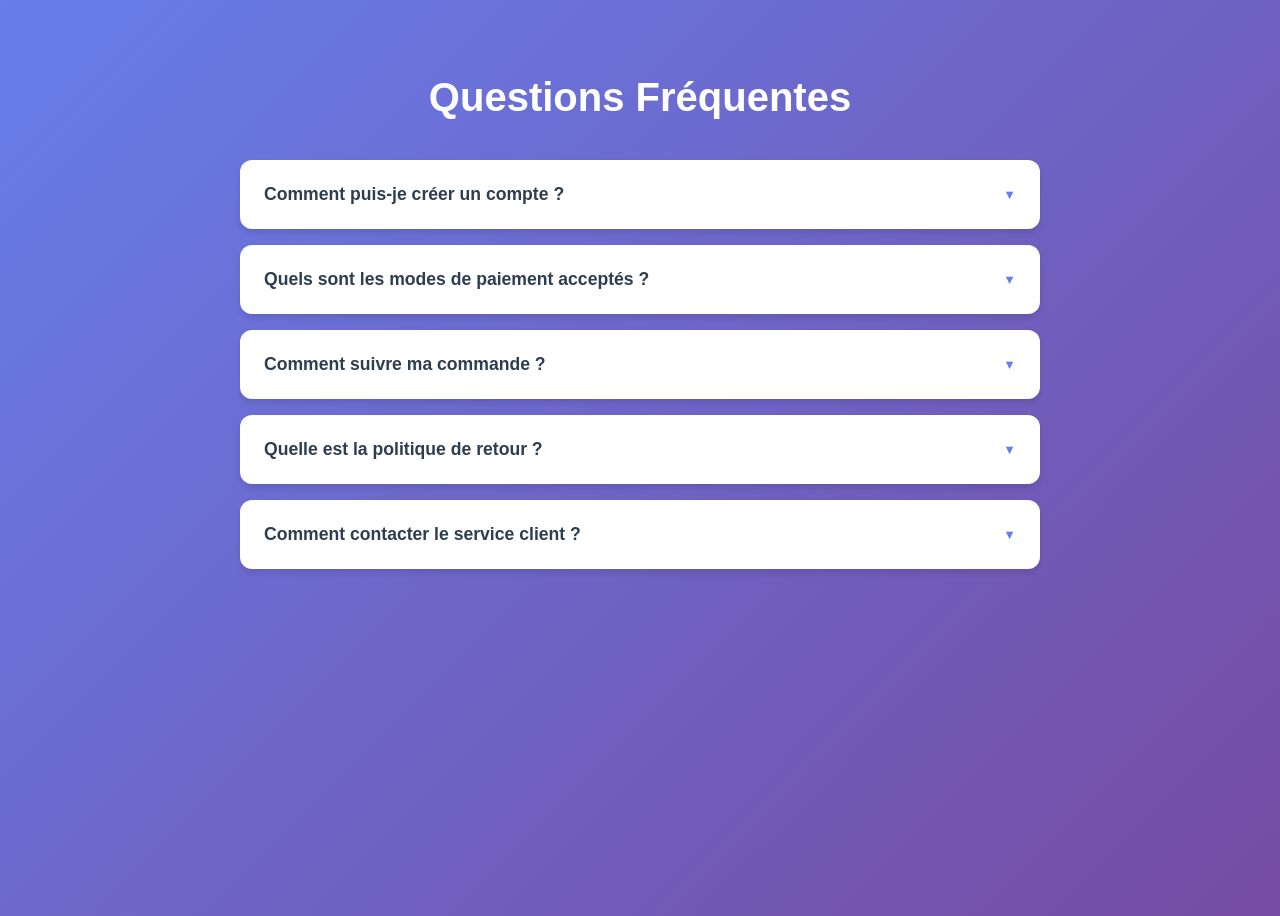
<file: Exercice8/index.html>
<!DOCTYPE html>
<html lang="fr">
<head>
    <meta charset="UTF-8">
    <meta name="viewport" content="width=device-width, initial-scale=1.0">
    <title>FAQ Accordéon</title>
    <link rel="stylesheet" type="text/css" href="assets/css/style.css">
</head>

<body>

    <div class="container">
        <h1>Questions Fréquentes</h1>

        <details>
            <summary>Comment puis-je créer un compte ?</summary>
            <div class="faq-content">
                <p>Pour créer un compte, cliquez sur le bouton "S'inscrire" en haut à droite. Remplissez le formulaire avec votre email et un mot de passe sécurisé.</p>
            </div>
        </details>

        <details>
            <summary>Quels sont les modes de paiement acceptés ?</summary>
            <div class="faq-content">
                <p>Nous acceptons Visa, MasterCard, PayPal, Apple Pay et les virements bancaires.</p>
            </div>
        </details>

        <details>
            <summary>Comment suivre ma commande ?</summary>
            <div class="faq-content">
                <p>Vous recevrez un email avec un numéro de suivi après expédition.</p>
            </div>
        </details>

        <details>
            <summary>Quelle est la politique de retour ?</summary>
            <div class="faq-content">
                <p>Vous disposez de 30 jours pour retourner un article dans son emballage d'origine.</p>
            </div>
        </details>

        <details>
            <summary>Comment contacter le service client ?</summary>
            <div class="faq-content">
                <p>Contactez-nous par email ou téléphone du lundi au vendredi.</p>
            </div>
        </details>

    </div>

</body>
</html>
</file>
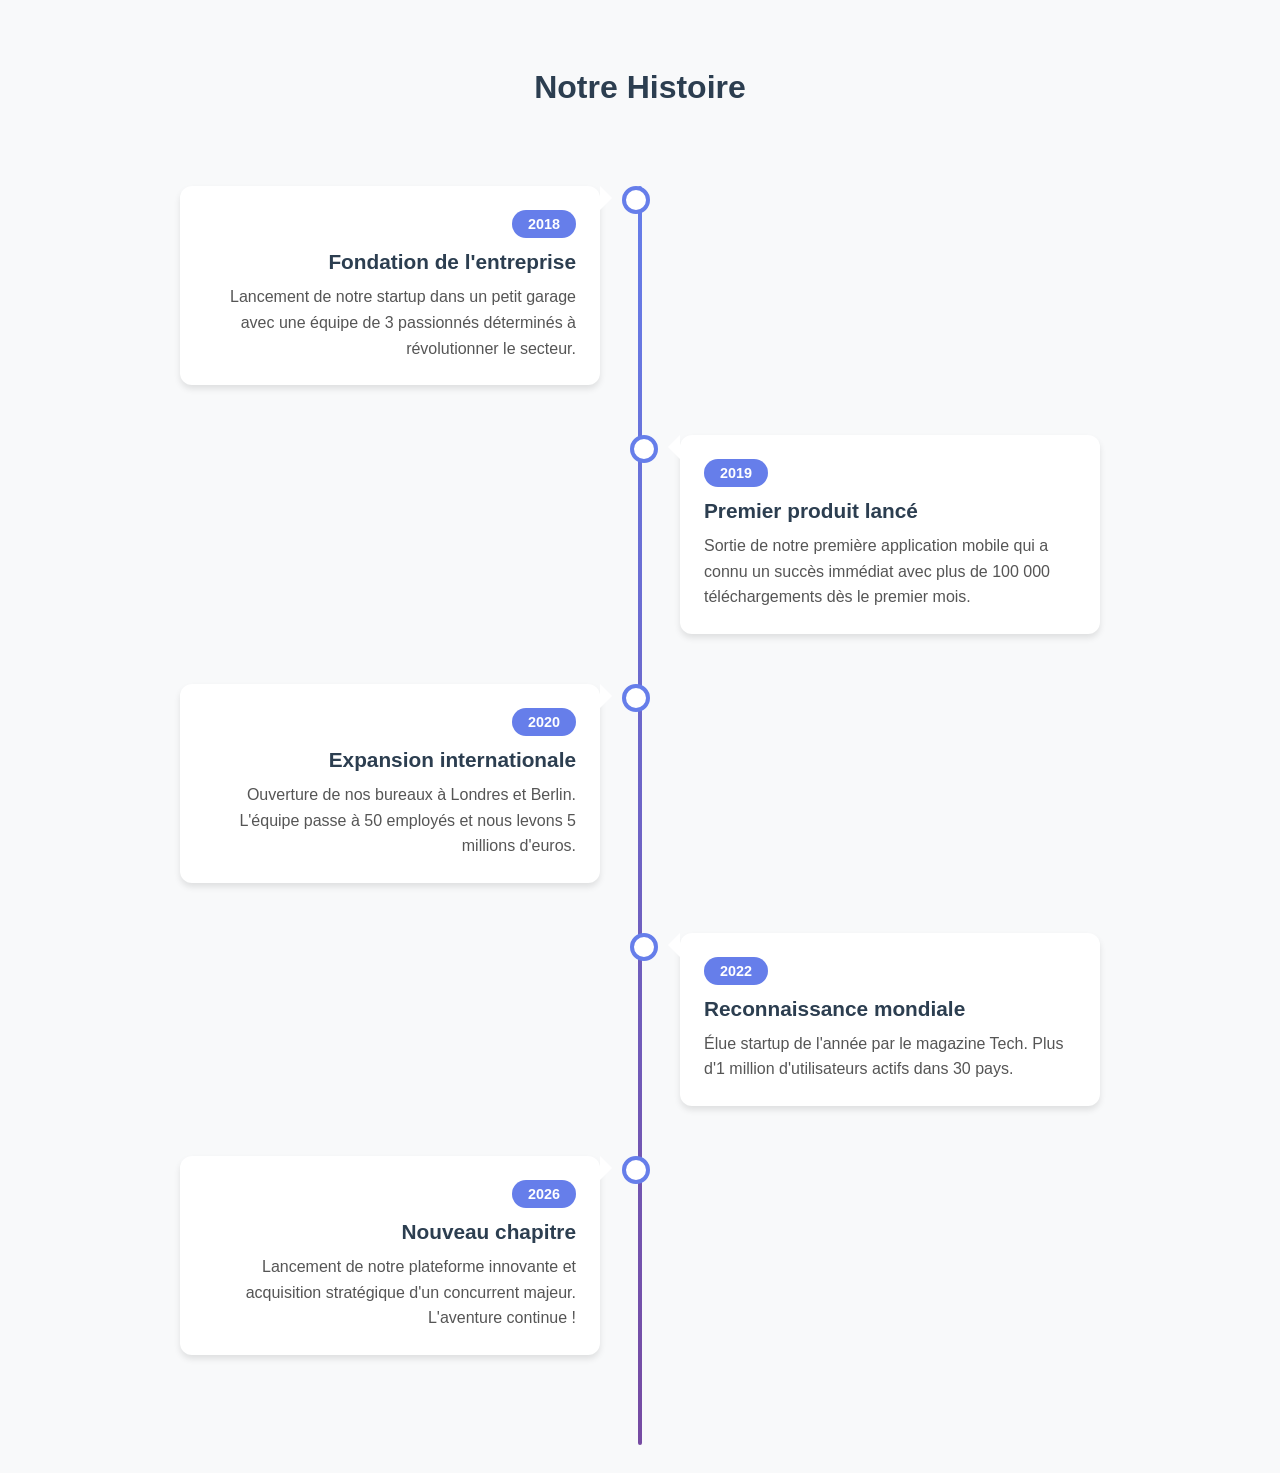
<file: Exercice9/index.html>
<!DOCTYPE html>
<html lang="fr">
<head>
    <meta charset="UTF-8">
    <meta name="viewport" content="width=device-width, initial-scale=1.0">
    <title>Timeline</title>
    <link rel="stylesheet" type="text/css" href="assets/css/style.css">
</head>
<body>
    <div class="container">
        <h1>Notre Histoire</h1>
        
        <div class="timeline">
            <div class="timeline-item">
                <div class="timeline-content">
                    <span class="date">2018</span>
                    <h3>Fondation de l'entreprise</h3>
                    <p>Lancement de notre startup dans un petit garage avec une équipe de 3 passionnés déterminés à révolutionner le secteur.</p>
                </div>
            </div>
            
            <div class="timeline-item">
                <div class="timeline-content">
                    <span class="date">2019</span>
                    <h3>Premier produit lancé</h3>
                    <p>Sortie de notre première application mobile qui a connu un succès immédiat avec plus de 100 000 téléchargements dès le premier mois.</p>
                </div>
            </div>
            
            <div class="timeline-item">
                <div class="timeline-content">
                    <span class="date">2020</span>
                    <h3>Expansion internationale</h3>
                    <p>Ouverture de nos bureaux à Londres et Berlin. L'équipe passe à 50 employés et nous levons 5 millions d'euros.</p>
                </div>
            </div>
            
            <div class="timeline-item">
                <div class="timeline-content">
                    <span class="date">2022</span>
                    <h3>Reconnaissance mondiale</h3>
                    <p>Élue startup de l'année par le magazine Tech. Plus d'1 million d'utilisateurs actifs dans 30 pays.</p>
                </div>
            </div>
            
            <div class="timeline-item">
                <div class="timeline-content">
                    <span class="date">2026</span>
                    <h3>Nouveau chapitre</h3>
                    <p>Lancement de notre plateforme innovante et acquisition stratégique d'un concurrent majeur. L'aventure continue !</p>
                </div>
            </div>
        </div>
    </div>
</body>
</html>
</file>
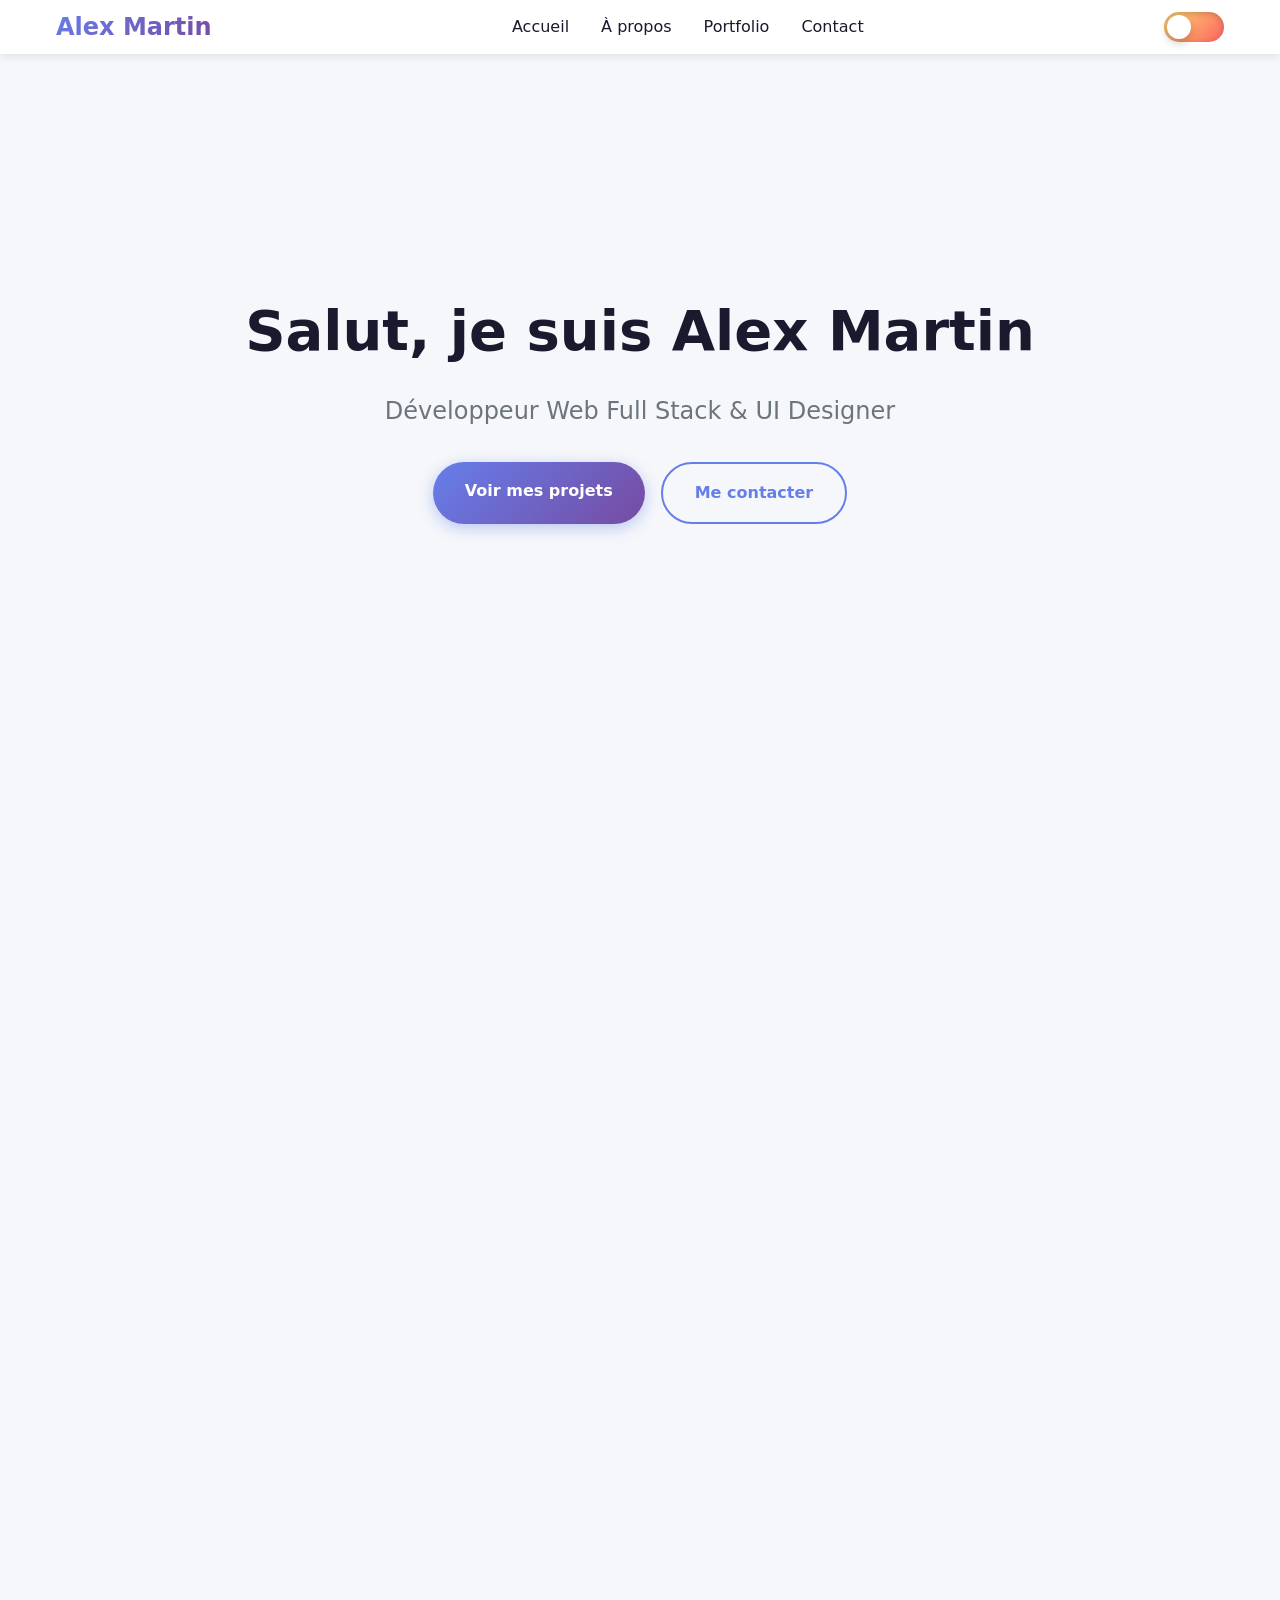
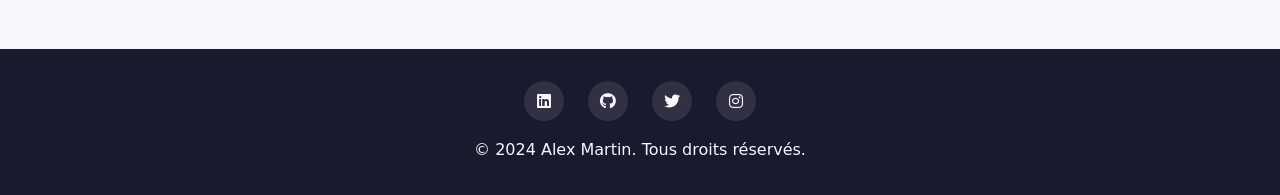
<file: MiniProjetFinal/index.html>
<!DOCTYPE html>
<html lang="fr">
<head>
    <meta charset="UTF-8">
    <meta name="viewport" content="width=device-width, initial-scale=1.0">
    <title>Alex Martin - Développeur Web Full Stack</title>
    <meta name="description" content="Portfolio d'Alex Martin, développeur web freelance spécialisé React et Node.js">
    <link rel="stylesheet" href="https://cdnjs.cloudflare.com/ajax/libs/font-awesome/6.0.0/css/all.min.css">
 
    <link rel="stylesheet" type="text/css" href="./assets/css/style.css">

</head>
<body id="top">

    <!-- Checkbox caché : thème dark/light -->
    <input type="checkbox" id="theme-toggle">

    <!-- Header -->
    <!-- Checkbox caché : menu mobile -->
    <input type="checkbox" id="menu-toggle">

    <header>
        <nav>
            <div class="logo">Alex Martin</div>

            <ul class="nav-links" id="navLinks">
                <li><a href="#home">Accueil</a></li>
                <li><a href="#about">À propos</a></li>
                <li><a href="#portfolio">Portfolio</a></li>
                <li><a href="#contact">Contact</a></li>
            </ul>

            <div class="nav-controls">
                <label for="theme-toggle" class="theme-toggle-label" aria-label="Changer de thème"></label>
                <label for="menu-toggle" class="menu-toggle-label" aria-label="Menu">
                    <span></span>
                    <span></span>
                    <span></span>
                </label>
            </div>
        </nav>
    </header>

    <!-- Hero Section -->
    <section id="home" class="hero">
        <div class="hero-content">
            <h1>Salut, je suis Alex Martin</h1>
            <p class="subtitle">Développeur Web Full Stack &amp; UI Designer</p>
            <div class="cta-buttons">
                <a href="#portfolio" class="btn btn-primary">Voir mes projets</a>
                <a href="#contact" class="btn btn-secondary">Me contacter</a>
            </div>
        </div>
    </section>

    <!-- About Section -->
    <section id="about" class="fade-in">
        <h2>À propos</h2>
        <div class="about-content">
            <div class="about-img">
                <img src="./assets/images/profil.jpg" alt="Alex Martin">
            </div>
            <div class="about-text">
                <h3>Passionné par le code et le design</h3>
                <p>Je suis un développeur web freelance avec 5 ans d'expérience dans la création d'applications web modernes et performantes. Je combine expertise technique et sens du design pour livrer des projets qui dépassent les attentes.</p>
                <p style="margin-top:1rem;">Spécialisé React, Node.js et UI/UX Design, j'accompagne startups et entreprises dans leur transformation digitale.</p>
                
                <div class="skills">
                    <div class="skill">
                        <div class="skill-header">
                            <span>Frontend (React, Vue)</span>
                            <span>95%</span>
                        </div>
                        <div class="skill-bar">
                            <div class="skill-progress skill-progress-95"></div>
                        </div>
                    </div>
                    
                    <div class="skill">
                        <div class="skill-header">
                            <span>Backend (Node.js, Python)</span>
                            <span>85%</span>
                        </div>
                        <div class="skill-bar">
                            <div class="skill-progress skill-progress-85"></div>
                        </div>
                    </div>
                    
                    <div class="skill">
                        <div class="skill-header">
                            <span>UI/UX Design</span>
                            <span>80%</span>
                        </div>
                        <div class="skill-bar">
                            <div class="skill-progress skill-progress-80"></div>
                        </div>
                    </div>
                </div>
            </div>
        </div>
    </section>

    <!-- Portfolio Section -->
    <!-- Structure : radios + labels + grille en éléments frères pour que :checked ~ fonctionne -->
    <section id="portfolio" class="fade-in">
        <h2>Portfolio</h2>

        <div class="portfolio-wrapper">
            <!-- Radio buttons cachés -->
            <input type="radio" class="filter-radio" name="portfolio-filter" id="filter-all" checked>
            <input type="radio" class="filter-radio" name="portfolio-filter" id="filter-frontend">
            <input type="radio" class="filter-radio" name="portfolio-filter" id="filter-backend">
            <input type="radio" class="filter-radio" name="portfolio-filter" id="filter-design">

            <div class="filter-buttons">
                <label for="filter-all" class="filter-btn">Tous</label>
                <label for="filter-frontend" class="filter-btn">Frontend</label>
                <label for="filter-backend" class="filter-btn">Backend</label>
                <label for="filter-design" class="filter-btn">Design</label>
            </div>

            <div class="portfolio-grid">
                <article class="portfolio-item" data-category="frontend">
                    <div class="portfolio-img">
                        <img src="./assets/images/projet1.jpg" class="img-portfolio">
                    </div>
                    <div class="portfolio-content">
                        <h3>E-commerce React</h3>
                        <p>Plateforme e-commerce complète avec panier, paiement Stripe et dashboard admin.</p>
                        <div class="portfolio-tags">
                            <span class="tag">React</span>
                            <span class="tag">Redux</span>
                            <span class="tag">Node.js</span>
                        </div>
                    </div>
                </article>
                
                <article class="portfolio-item" data-category="backend">
                    <div class="portfolio-img">
                        <img src="./assets/images/projet2.jpg" class="img-portfolio">
                    </div>
                    <div class="portfolio-content">
                        <h3>API RESTful</h3>
                        <p>Architecture microservices avec authentification JWT, documentation Swagger et tests.</p>
                        <div class="portfolio-tags">
                            <span class="tag">Node.js</span>
                            <span class="tag">MongoDB</span>
                            <span class="tag">Docker</span>
                        </div>
                    </div>
                </article>
                
                <article class="portfolio-item" data-category="design">
                    <div class="portfolio-img">
                        <img src="./assets/images/projet3.jpg" class="img-portfolio">
                    </div>
                    <div class="portfolio-content">
                        <h3>Redesign Application</h3>
                        <p>Refonte UX/UI complète d'une application mobile bancaire avec prototypage Figma.</p>
                        <div class="portfolio-tags">
                            <span class="tag">Figma</span>
                            <span class="tag">Prototypage</span>
                            <span class="tag">User Research</span>
                        </div>
                    </div>
                </article>
                
                <article class="portfolio-item" data-category="frontend">
                    <div class="portfolio-img">
                        <img src="./assets/images/projet4.jpg" class="img-portfolio">
                    </div>
                    <div class="portfolio-content">
                        <h3>App React Native</h3>
                        <p>Application mobile cross-platform de suivi fitness avec synchronisation cloud.</p>
                        <div class="portfolio-tags">
                            <span class="tag">React Native</span>
                            <span class="tag">Firebase</span>
                            <span class="tag">API</span>
                        </div>
                    </div>
                </article>
                
                <article class="portfolio-item" data-category="backend">
                    <div class="portfolio-img">
                        <img src="./assets/images/projet5.jpg" class="img-portfolio">
                    </div>
                    <div class="portfolio-content">
                        <h3>Chatbot IA</h3>
                        <p>Intégration de modèles NLP pour service client automatisé avec analyse de sentiment.</p>
                        <div class="portfolio-tags">
                            <span class="tag">Python</span>
                            <span class="tag">TensorFlow</span>
                            <span class="tag">FastAPI</span>
                        </div>
                    </div>
                </article>
                
                <article class="portfolio-item" data-category="design">
                    <div class="portfolio-img">
                        <img src="./assets/images/projet6.jpg" class="img-portfolio">
                    </div>
                    <div class="portfolio-content">
                        <h3>Design System</h3>
                        <p>Création d'un design system complet avec composants réutilisables et documentation.</p>
                        <div class="portfolio-tags">
                            <span class="tag">Figma</span>
                            <span class="tag">Storybook</span>
                            <span class="tag">CSS</span>
                        </div>
                    </div>
                </article>
            </div>
        </div>
    </section>

    <!-- Contact Section -->
    <section id="contact" class="fade-in">
        <h2>Contact</h2>
        <div class="contact-content">
            <div class="contact-info">
                <h3>Parlons de votre projet</h3>
                <p>Vous avez un projet en tête ? N'hésitez pas à me contacter pour en discuter.</p>
                
                <div class="contact-item" style="margin-top:1.5rem;">
                    <div class="contact-icon">
                        <i class="fas fa-envelope"></i>
                    </div>
                    <div>
                        <strong>Email</strong>
                        <p>alex.martin@email.com</p>
                    </div>
                </div>
                
                <div class="contact-item">
                    <div class="contact-icon">
                        <i class="fas fa-phone"></i>
                    </div>
                    <div>
                        <strong>Téléphone</strong>
                        <p>+33 6 12 34 56 78</p>
                    </div>
                </div>
                
                <div class="contact-item">
                    <div class="contact-icon">
                        <i class="fas fa-location-dot"></i>
                    </div>
                    <div>
                        <strong>Localisation</strong>
                        <p>Paris, France</p>
                    </div>
                </div>
            </div>
            
            <!-- Formulaire natif HTML (envoi via action mailto ou serveur) -->
            <form class="contact-form" action="mailto:alex.martin@email.com" method="post" enctype="text/plain">
                <div class="form-group">
                    <label for="name">Nom *</label>
                    <input type="text" id="name" name="name" placeholder=" " required>
                </div>
                
                <div class="form-group">
                    <label for="email">Email *</label>
                    <input type="email" id="email" name="email" placeholder=" " required>
                </div>
                
                <div class="form-group">
                    <label for="subject">Sujet</label>
                    <input type="text" id="subject" name="subject" placeholder=" ">
                </div>
                
                <div class="form-group">
                    <label for="message">Message *</label>
                    <textarea id="message" name="message" rows="5" placeholder=" " required></textarea>
                </div>
                
                <button type="submit" class="btn btn-primary" style="width: 100%; border: none; cursor: pointer;">
                    Envoyer le message
                </button>
            </form>
        </div>
    </section>

    <!-- Footer -->
    <footer>
        <div class="social-links">
            <a href="#" aria-label="LinkedIn">
                 <i class="fab fa-linkedin"></i>
            </a>
            <a href="#" aria-label="GitHub">
                <i class="fab fa-github"></i>
            </a>
            <a href="#" aria-label="Twitter">
                <i class="fab fa-twitter"></i>
            </a>
            <a href="#" aria-label="Instagram">
                <i class="fab fa-instagram"></i>
            </a>
        </div>
        <p>&copy; 2024 Alex Martin. Tous droits réservés.</p>
    </footer>

    <!-- Back to Top (lien ancre vers #top, visible via animation scroll-driven) -->
    <a href="#top" class="back-to-top" aria-label="Retour en haut"><i class="fas fa-arrow-up"></i></a>

</body>
</html>
</file>
<file: Exercice10/assets/css/style.css>
/* Applique box-sizing à tous les éléments */
* { box-sizing: border-box; }

body {
    font-family: 'Segoe UI', sans-serif; /* Police principale */
    background: #f0f2f5; /* Fond gris clair */
    padding: 40px; /* Espacement page */
    line-height: 1.6; /* Espacement lignes texte */
}

/* Bouton ouverture modal */
.btn-open {
    background: #667eea; /* Fond bleu */
    color: white; /* Texte blanc */
    border: none; /* Pas de bordure */
    padding: 14px 28px; /* Espacement interne */
    border-radius: 8px; /* Coins arrondis */
    font-size: 1rem; /* Taille texte */
    cursor: pointer; /* Curseur main */
    transition: all 0.3s; /* Animation fluide */
}

/* Effet survol bouton */
.btn-open:hover {
    background: #5568d3; /* Bleu plus foncé */
    transform: translateY(-2px); /* Monte légèrement */
}

/* Fond sombre arrière-plan */
.modal-backdrop {
    display: none; /* Caché par défaut */
    position: fixed; /* Fixé à l'écran */
    top: 0; /* En haut */
    left: 0; /* À gauche */
    width: 100%; /* Largeur écran */
    height: 100%; /* Hauteur écran */
    background: rgba(0,0,0,0.6); /* Fond noir transparent */
    backdrop-filter: blur(4px); /* Effet flou */
    z-index: 1000; /* Au-dessus des éléments */
    animation: fadeIn 0.3s; /* Animation apparition */
}

/* Backdrop actif */
.modal-backdrop.active {
    display: flex; /* Active flexbox */
    justify-content: center; /* Centre horizontal */
    align-items: center; /* Centre vertical */
    padding: 20px; /* Espace autour */
}

/* Fenêtre modal */
.modal {
    background: white; /* Fond blanc */
    border-radius: 16px; /* Coins arrondis */
    max-width: 500px; /* Largeur max */
    width: 100%; /* Largeur adaptable */
    max-height: 90vh; /* Hauteur max écran */
    overflow-y: auto; /* Scroll vertical */
    position: relative; /* Position relative */
    animation: slideIn 0.3s; /* Animation entrée */
    box-shadow: 0 20px 60px rgba(0,0,0,0.3); /* Ombre */
}

/* En-tête modal */
.modal-header {
    padding: 24px 24px 0; /* Espacement interne */
    display: flex; /* Flexbox */
    justify-content: space-between; /* Espace entre éléments */
    align-items: center; /* Centre vertical */
}

/* Titre modal */
.modal-title {
    margin: 0; /* Supprime marges */
    font-size: 1.5rem; /* Taille texte */
    color: #2c3e50; /* Couleur texte */
}

/* Bouton fermeture */
.btn-close {
    background: none; /* Sans fond */
    border: none; /* Sans bordure */
    font-size: 1.5rem; /* Taille icône */
    cursor: pointer; /* Curseur main */
    color: #7f8c8d; /* Couleur grise */
    width: 36px; /* Largeur fixe */
    height: 36px; /* Hauteur fixe */
    border-radius: 50%; /* Cercle */
    display: flex; /* Flexbox */
    align-items: center; /* Centre vertical */
    justify-content: center; /* Centre horizontal */
    transition: all 0.2s; /* Animation */
}

/* Effet survol fermeture */
.btn-close:hover {
    background: #f0f2f5; /* Fond gris */
    color: #2c3e50; /* Couleur foncée */
}

/* Corps modal */
.modal-body {
    padding: 20px 24px; /* Espacement interne */
    color: #555; /* Texte gris */
}

/* Pied modal */
.modal-footer {
    padding: 0 24px 24px; /* Espacement interne */
    display: flex; /* Flexbox */
    gap: 12px; /* Espace boutons */
    justify-content: flex-end; /* Aligne à droite */
}

/* Bouton secondaire */
.btn-secondary {
    background: #ecf0f1; /* Fond gris clair */
    color: #2c3e50; /* Texte foncé */
    border: none; /* Pas de bordure */
    padding: 10px 20px; /* Espacement interne */
    border-radius: 6px; /* Coins arrondis */
    cursor: pointer; /* Curseur main */
    transition: background 0.2s; /* Animation */
}

/* Survol bouton secondaire */
.btn-secondary:hover {
    background: #d5dbdb; /* Gris plus foncé */
}

/* Bouton principal */
.btn-primary {
    background: #667eea; /* Fond bleu */
    color: white; /* Texte blanc */
    border: none; /* Sans bordure */
    padding: 10px 20px; /* Espacement interne */
    border-radius: 6px; /* Coins arrondis */
    cursor: pointer; /* Curseur main */
    transition: background 0.2s; /* Animation */
}

/* Survol bouton principal */
.btn-primary:hover {
    background: #5568d3; /* Bleu plus foncé */
}

/* Animation apparition */
@keyframes fadeIn {
    from { opacity: 0; } /* Invisible départ */
    to { opacity: 1; } /* Visible fin */
}

/* Animation entrée modal */
@keyframes slideIn {
    from {
        opacity: 0; /* Invisible */
        transform: translateY(-50px) scale(0.95); /* Monte + réduit */
    }
    to {
        opacity: 1; /* Visible */
        transform: translateY(0) scale(1); /* Position normale */
    }
}

/* Indicateur focus accessibilité */
*:focus-visible {
    outline: 3px solid #667eea; /* Contour visible */
    outline-offset: 2px; /* Espace contour */
}
</file>
<file: Exercice11/assets/css/style.css>
/* Applique box-sizing à tous les éléments */
* { box-sizing: border-box; }

body {
    font-family: 'Segoe UI', sans-serif; /* Police principale */
    background: #f5f7fa; /* Fond gris clair */
    padding: 40px 20px; /* Espacement page */
    max-width: 800px; /* Largeur max contenu */
    margin: 0 auto; /* Centre la page */
}

/* Titre principal */
h1 {
    color: #2c3e50; /* Couleur texte */
    margin-bottom: 30px; /* Espace bas */
}

/* Conteneur onglets */
.tabs {
    background: white; /* Fond blanc */
    border-radius: 12px; /* Coins arrondis */
    box-shadow: 0 4px 6px rgba(0,0,0,0.1); /* Ombre */
    overflow: hidden; /* Cache débordement */
}

/* Liste des onglets */
.tab-list {
    display: flex; /* Affichage horizontal */
    background: #f8f9fa; /* Fond gris */
    border-bottom: 2px solid #e9ecef; /* Ligne séparation */
    list-style: none; /* Supprime puces */
    margin: 0; /* Supprime marges */
    padding: 0; /* Supprime padding */
}

/* Bouton onglet */
.tab {
    flex: 1; /* Largeur égale */
    padding: 16px 24px; /* Espacement interne */
    background: none; /* Pas de fond */
    border: none; /* Pas de bordure */
    cursor: pointer; /* Curseur main */
    font-size: 1rem; /* Taille texte */
    font-weight: 500; /* Texte semi-gras */
    color: #6c757d; /* Texte gris */
    position: relative; /* Position relative */
    transition: all 0.3s; /* Animation */
    border-bottom: 3px solid transparent; /* Ligne inactive */
    margin-bottom: -2px; /* Ajuste bordure */
}

/* Effet survol onglet */
.tab:hover {
    color: #495057; /* Texte plus foncé */
    background: rgba(102, 126, 234, 0.05); /* Fond léger */
}

/* Onglet actif */
.tab[aria-selected="true"] {
    color: #667eea; /* Couleur active */
    border-bottom-color: #667eea; /* Ligne active */
    background: white; /* Fond blanc */
}

/* Focus accessibilité */
.tab:focus-visible {
    outline: none; /* Supprime contour défaut */
    background: rgba(102, 126, 234, 0.1); /* Indicateur focus */
}

/* Contenu onglet */
.tab-panel {
    padding: 30px; /* Espacement interne */
    display: none; /* Caché par défaut */
    animation: fadeIn 0.3s; /* Animation apparition */
}

/* Contenu actif */
.tab-panel.active {
    display: block; /* Affiche contenu */
}

/* Titre panneau */
.tab-panel h2 {
    margin-top: 0; /* Supprime marge haute */
    color: #2c3e50; /* Couleur texte */
    font-size: 1.5rem; /* Taille texte */
}

/* Texte panneau */
.tab-panel p {
    color: #555; /* Texte gris */
    line-height: 1.6; /* Espacement lignes */
    margin-bottom: 16px; /* Espace bas */
}

/* Animation apparition contenu */
@keyframes fadeIn {
    from { opacity: 0; transform: translateY(10px); } /* Départ invisible */
    to { opacity: 1; transform: translateY(0); } /* Position normale */
}

/* Responsive mobile */
@media (max-width: 600px) {

    .tab-list {
        flex-direction: column; /* Onglets en colonne */
    }
    
    .tab {
        text-align: left; /* Texte aligné gauche */
        border-bottom: 1px solid #e9ecef; /* Séparation */
    }
    
    .tab[aria-selected="true"] {
        border-left: 4px solid #667eea; /* Indicateur actif */
        border-bottom-color: transparent; /* Supprime ligne bas */
    }
}
</file>
<file: Exercice12/assets/css/style.css>
/* Calcul largeur + padding inclus */
* { box-sizing: border-box; }

/* Style général page */
body {
    font-family: 'Segoe UI', sans-serif;
    background: #f0f2f5;
    padding: 40px 20px;

    /* Layout cartes */
    display: flex;
    gap: 30px;
    flex-wrap: wrap;
    justify-content: center;
}

/* Carte principale */
.card {
    background: white;
    border-radius: 12px;
    padding: 24px;
    width: 320px;
    box-shadow: 0 2px 4px rgba(0,0,0,0.1);
    position: relative; /* pour contenu absolu */
}

/* =====================
   SKELETON (chargement)
===================== */

/* Effet chargement animé */
.skeleton {
    background: linear-gradient(
        90deg,
        #f0f0f0 25%,
        #e0e0e0 50%,
        #f0f0f0 75%
    );
    background-size: 200% 100%;

    /* Animation brillance + disparition */
    animation:
        shimmer 1.5s infinite,
        hideSkeleton 0.5s ease forwards;
    animation-delay: 0s, 2s;
}

/* Animation lumière glissante */
@keyframes shimmer {
    0% { background-position: 200% 0; }
    100% { background-position: -200% 0; }
}

/* Cache le skeleton après chargement */
@keyframes hideSkeleton {
    to {
        opacity: 0;
        visibility: hidden;
    }
}

/* Avatar placeholder */
.skeleton-avatar {
    width: 80px;
    height: 80px;
    border-radius: 50%;
    margin-bottom: 16px;
}

/* Titre placeholder */
.skeleton-title {
    height: 24px;
    width: 70%;
    margin-bottom: 12px;
}

/* Texte placeholder */
.skeleton-text {
    height: 16px;
    margin-bottom: 8px;
}

/* Dernière ligne plus courte */
.skeleton-text:last-child {
    width: 80%;
}

/* =====================
   CONTENU RÉEL
===================== */

/* Contenu caché au départ */
.real-content {
    position: absolute;
    top: 24px;
    left: 24px;
    right: 24px;

    opacity: 0;
    transform: translateY(10px);

    /* Apparition après 2s */
    animation: showContent 0.6s ease forwards;
    animation-delay: 2s;
}

/* Animation apparition contenu */
@keyframes showContent {
    to {
        opacity: 1;
        transform: translateY(0);
    }
}

/* Avatar réel */
.avatar {
    width: 80px;
    height: 80px;
    border-radius: 50%;
    object-fit: cover;
    margin-bottom: 16px;
}

/* Titre */
h3 {
    margin: 0 0 8px 0;
    color: #2c3e50;
}

/* Texte */
p {
    margin: 0;
    color: #666;
    line-height: 1.5;
}
</file>
<file: Exercice13/assets/css/style.css>
/* =========================
   RESET & STYLE GLOBAL
   ========================= */

/* Inclut padding + border dans les dimensions */
* { box-sizing: border-box; }

/* Mise en page générale */
body {
    font-family: 'Segoe UI', sans-serif;
    background: #f5f7fa;

    /* Espacement autour du contenu */
    padding: 100px 40px;

    /* Layout flexible pour tester plusieurs tooltips */
    display: flex;
    gap: 60px;
    flex-wrap: wrap;
    justify-content: center;
}


/* =========================
   CONTAINER TOOLTIP
   ========================= */

/*
Conteneur parent.
Position relative → référence pour le positionnement
absolu du tooltip.
*/
.tooltip-container {
    position: relative;
    display: inline-block;
}


/* =========================
   ELEMENT DECLENCHEUR
   ========================= */

/* Bouton ou élément qui déclenche le tooltip */
.tooltip-trigger {
    background: #667eea;
    color: white;
    border: none;
    padding: 12px 24px;
    border-radius: 6px;
    cursor: pointer;
    font-size: 1rem;

    /* Animation hover */
    transition: 0.3s;
}

/* Effet interaction utilisateur */
.tooltip-trigger:hover,
.tooltip-trigger:focus {
    background: #5568d3;
    transform: translateY(-2px);
}


/* =========================
   TOOLTIP : BASE
   ========================= */

/*
Tooltip caché par défaut.
Position absolute → positionné par rapport
au container parent.
*/
.tooltip {
    position: absolute;
    background: #2c3e50;
    color: white;
    padding: 8px 12px;
    border-radius: 6px;
    font-size: 0.9rem;

    /* Empêche retour à la ligne */
    white-space: nowrap;

    /* Caché par défaut */
    opacity: 0;
    visibility: hidden;
    pointer-events: none;

    /* Animation apparition */
    transition: opacity 0.2s ease,
                transform 0.2s ease,
                visibility 0.2s;

    /* Passe au-dessus des autres éléments */
    z-index: 1000;
}


/* =========================
   FLECHE DU TOOLTIP
   ========================= */

/*
Pseudo-élément créant une flèche triangulaire
avec les bordures CSS.
*/
.tooltip::before {
    content: "";
    position: absolute;
    border: 6px solid transparent;
}


/* =========================
   POSITION : TOP
   ========================= */

/* Tooltip au-dessus */
.tooltip[data-position="top"] {
    bottom: calc(100% + 10px);
    left: 50%;
    transform: translate(-50%, -5px);
}

/* Orientation flèche */
.tooltip[data-position="top"]::before {
    top: 100%;
    left: 50%;
    transform: translateX(-50%);
    border-top-color: #2c3e50;
}


/* =========================
   POSITION : BOTTOM
   ========================= */

/* Tooltip en dessous */
.tooltip[data-position="bottom"] {
    top: calc(100% + 10px);
    left: 50%;
    transform: translate(-50%, 5px);
}

.tooltip[data-position="bottom"]::before {
    bottom: 100%;
    left: 50%;
    transform: translateX(-50%);
    border-bottom-color: #2c3e50;
}


/* =========================
   POSITION : LEFT
   ========================= */

/* Tooltip à gauche */
.tooltip[data-position="left"] {
    right: calc(100% + 10px);
    top: 50%;
    transform: translate(-5px, -50%);
}

.tooltip[data-position="left"]::before {
    left: 100%;
    top: 50%;
    transform: translateY(-50%);
    border-left-color: #2c3e50;
}


/* =========================
   POSITION : RIGHT
   ========================= */

/* Tooltip à droite */
.tooltip[data-position="right"] {
    left: calc(100% + 10px);
    top: 50%;
    transform: translate(5px, -50%);
}

.tooltip[data-position="right"]::before {
    right: 100%;
    top: 50%;
    transform: translateY(-50%);
    border-right-color: #2c3e50;
}


/* =========================
   ACTIVATION SANS JAVASCRIPT
   ========================= */

/*
Le tooltip devient visible :
- au survol (hover)
- au focus clavier (accessibilité)
*/
.tooltip-container:hover .tooltip,
.tooltip-container:focus-within .tooltip {
    opacity: 1;
    visibility: visible;
}


/* =========================
   CORRECTION ANIMATION POSITION
   ========================= */

/* Ajuste l'effet de déplacement selon la position */

.tooltip-container:hover .tooltip[data-position="top"],
.tooltip-container:focus-within .tooltip[data-position="top"] {
    transform: translate(-50%, 0);
}

.tooltip-container:hover .tooltip[data-position="bottom"],
.tooltip-container:focus-within .tooltip[data-position="bottom"] {
    transform: translate(-50%, 0);
}

.tooltip-container:hover .tooltip[data-position="left"],
.tooltip-container:focus-within .tooltip[data-position="left"] {
    transform: translate(0, -50%);
}

.tooltip-container:hover .tooltip[data-position="right"],
.tooltip-container:focus-within .tooltip[data-position="right"] {
    transform: translate(0, -50%);
}


/* =========================
   ICONE INFORMATION
   ========================= */

/* Exemple d’élément déclencheur alternatif */
.info-icon {
    display: inline-flex;
    align-items: center;
    justify-content: center;

    width: 24px;
    height: 24px;

    background: #3498db;
    color: white;
    border-radius: 50%;

    font-weight: bold;
    cursor: help;
}
</file>
<file: Exercice14/assets/css/main.css>
@import "settings/variables.css";
@import "generic/reset.css";
@import "elements/base.css";
@import "objects/layout.css";
@import "components/theme-toggle.css";
@import "components/card.css";
@import "components/button.css";
@import "utilities/accessibility.css";
</file>
<file: Exercice4/assets/css/style.css>
/* Applique box-sizing à tous les éléments */
* { box-sizing: border-box; }

body {
    font-family: 'Segoe UI', sans-serif; /* Police principale */
    background: linear-gradient(135deg, #667eea 0%, #764ba2 100%); /* Fond dégradé */
    min-height: 100vh; /* Hauteur minimale écran */
    display: flex; /* Active Flexbox */
    justify-content: center; /* Centre horizontalement */
    align-items: center; /* Centre verticalement */
    margin: 0; /* Supprime marges par défaut */
}

/* Conteneur du formulaire */
.form-container {
    background: white; /* Fond blanc */
    padding: 40px; /* Espacement interne */
    border-radius: 10px; /* Coins arrondis */
    box-shadow: 0 10px 25px rgba(0,0,0,0.2); /* Ombre portée */
    width: 100%; /* Largeur complète */
    max-width: 500px; /* Largeur max */
}

/* Titre */
h2 {
    text-align: center; /* Centre texte */
    color: #333; /* Texte gris foncé */
    margin-bottom: 30px; /* Espace bas */
}

/* Ligne de champs */
.form-row {
    display: flex; /* Champs en ligne */
    gap: 15px; /* Espace entre champs */
}

/* Groupe de champ */
.form-group {
    margin-bottom: 20px; /* Espace bas */
    flex: 1; /* Largeur flexible */
}

/* Labels */
label {
    display: block; /* Sur nouvelle ligne */
    margin-bottom: 5px; /* Espace bas */
    color: #555; /* Couleur texte */
    font-weight: 500; /* Texte semi-gras */
}

/* Champs input et select */
input, select {
    width: 100%; /* Largeur complète */
    padding: 12px; /* Espacement interne */
    border: 2px solid #ddd; /* Bordure grise */
    border-radius: 6px; /* Coins arrondis */
    font-size: 16px; /* Taille texte */
    transition: border-color 0.3s; /* Animation bordure */
}

/* Champ actif */
input:focus, select:focus {
    outline: none; /* Supprime contour navigateur */
    border-color: #667eea; /* Bordure bleue */
}

/* Champ valide */
input:valid { border-color: #2ecc71; } /* Bordure verte */

/* Champ invalide */
input:invalid:not(:placeholder-shown) { border-color: #e74c3c; } /* Bordure rouge */

/* Groupes radio et checkbox */
.radio-group, .checkbox-group {
    display: flex; /* Options en ligne */
    gap: 15px; /* Espace entre options */
    margin-top: 5px; /* Espace haut */
}

/* Labels radio et checkbox */
.radio-group label, .checkbox-group label {
    display: flex; /* Alignement flexible */
    align-items: center; /* Centre verticalement */
    font-weight: normal; /* Texte normal */
    cursor: pointer; /* Curseur main */
}

/* Radio et checkbox */
input[type="radio"], input[type="checkbox"] {
    width: auto; /* Taille normale */
    margin-right: 5px; /* Espace droite */
}

/* Bouton */
button {
    width: 100%; /* Largeur complète */
    padding: 14px; /* Espacement interne */
    background: #667eea; /* Fond bleu */
    color: white; /* Texte blanc */
    border: none; /* Sans bordure */
    border-radius: 6px; /* Coins arrondis */
    font-size: 16px; /* Taille texte */
    font-weight: bold; /* Texte gras */
    cursor: pointer; /* Curseur main */
    transition: background 0.3s; /* Animation */
}

/* Survol bouton */
button:hover {
    background: #5568d3; /* Bleu plus foncé */
}

/* Texte indicatif */
.hint {
    font-size: 12px; /* Petite taille */
    color: #888; /* Gris clair */
    margin-top: 5px; /* Espace haut */
}

/* ===== Responsive Tablette ===== */
@media (max-width: 768px) {

    .form-container {
        padding: 30px; /* Padding réduit */
        margin: 20px; /* Espace bords écran */
    }

    .form-row {
        flex-direction: column; /* Champs empilés */
        gap: 0; /* Supprime espace */
    }

    h2 {
        font-size: 22px; /* Titre plus petit */
    }

    input, select, button {
        font-size: 15px; /* Texte adapté */
    }
}

/* ===== Responsive Mobile ===== */
@media (max-width: 480px) {

    body {
        padding: 15px; /* Espace extérieur */
        align-items: flex-start; /* Aligne en haut */
    }

    .form-container {
        padding: 20px; /* Padding réduit */
        border-radius: 8px; /* Coins moins arrondis */
    }

    h2 {
        font-size: 20px; /* Titre mobile */
        margin-bottom: 20px; /* Espace réduit */
    }

    .radio-group,
    .checkbox-group {
        flex-direction: column; /* Options empilées */
        gap: 8px; /* Espace réduit */
    }

    input, select {
        padding: 10px; /* Champs compacts */
        font-size: 14px; /* Texte plus petit */
    }

    button {
        padding: 12px; /* Bouton compact */
        font-size: 15px; /* Texte bouton */
    }

    .hint {
        font-size: 11px; /* Texte plus petit */
    }
}
</file>
<file: Exercice6/assets/css/style.css>
* { box-sizing: border-box; }

body {
    font-family: 'Segoe UI', sans-serif;
    background: #f5f7fa;
    padding: 40px 20px;
}

.table-container {
    max-width: 1000px;
    margin: 0 auto;
    background: white;
    border-radius: 10px;
    box-shadow: 0 4px 6px rgba(0,0,0,0.1);
    overflow: hidden;
}

.table-wrapper {
    overflow-x: auto;
}

table {
    width: 100%;
    border-collapse: collapse;
    min-width: 600px;
}

thead {
    background: #2c3e50;
    color: white;
}

th {
    padding: 16px;
    text-align: left;
    font-weight: 600;
    text-transform: uppercase;
    font-size: 0.85rem;
    letter-spacing: 0.5px;
    cursor: pointer;
    user-select: none;
}

th:hover {
    background: #34495e;
}

th::after {
    content: ' ↕';
    opacity: 0.5;
    font-size: 0.8em;
}

td {
    padding: 16px;
    border-bottom: 1px solid #ecf0f1;
}

tbody tr:nth-child(even) {
    background: #f8f9fa;
}

tbody tr:hover {
    background: #e3f2fd;
    transition: background 0.2s;
}

.status {
    display: inline-block;
    padding: 4px 12px;
    border-radius: 20px;
    font-size: 0.85rem;
    font-weight: 500;
}

.status-actif { background: #d4edda; color: #155724; }
.status-inactif { background: #f8d7da; color: #721c24; }
.status-attente { background: #fff3cd; color: #856404; }

.email {
    color: #3498db;
    text-decoration: none;
}

.email:hover {
    text-decoration: underline;
}

@media (max-width: 768px) {
    .table-container {
        border-radius: 0;
        margin: 0 -20px;
    }
}
</file>
<file: Exercice7/assets/css/style.css>
* { box-sizing: border-box; }

body {
    font-family: 'Segoe UI', sans-serif;
    background: #f0f2f5;
    display: flex;
    justify-content: center;
    align-items: center;
    min-height: 100vh;
    margin: 0;
}

.product-card {
    background: white;
    border-radius: 16px;
    overflow: hidden;
    width: 320px;
    box-shadow: 0 4px 6px rgba(0,0,0,0.1);
    transition: transform 0.3s, box-shadow 0.3s;
}

.product-card:hover {
    transform: translateY(-5px);
    box-shadow: 0 12px 24px rgba(0,0,0,0.15);
}

.image-container {
    position: relative;
    height: 290px;
    overflow: hidden;
}

.image-container img {
    width: 100%;
    height: 100%;
    object-fit: cover;
    transition: transform 0.5s;
}

.product-card:hover .image-container img {
    transform: scale(1.05);
}

.badge {
    position: absolute;
    top: 12px;
    left: 12px;
    background: #e74c3c;
    color: white;
    padding: 6px 12px;
    border-radius: 20px;
    font-size: 0.8rem;
    font-weight: bold;
    z-index: 2;
}

.wishlist {
    position: absolute;
    top: 12px;
    right: 12px;
    background: white;
    border: none;
    width: 36px;
    height: 36px;
    border-radius: 50%;
    cursor: pointer;
    display: flex;
    align-items: center;
    justify-content: center;
    transition: all 0.3s;
    font-size: 1.2rem;
}

.wishlist:hover {
    background: #ff6b6b;
    color: white;
    transform: scale(1.1);
}

.content {
    padding: 20px;
}

.category {
    color: #7f8c8d;
    font-size: 0.85rem;
    text-transform: uppercase;
    letter-spacing: 1px;
    margin-bottom: 8px;
}

h2 {
    font-size: 1.25rem;
    margin: 0 0 10px 0;
    color: #2c3e50;
}

.description {
    color: #7f8c8d;
    font-size: 0.9rem;
    line-height: 1.5;
    margin-bottom: 15px;
}

.rating {
    display: flex;
    align-items: center;
    gap: 8px;
    margin-bottom: 15px;
}

.stars {
    color: #f1c40f;
    letter-spacing: 2px;
}

.reviews {
    color: #7f8c8d;
    font-size: 0.85rem;
}

.price-container {
    display: flex;
    align-items: center;
    gap: 10px;
    margin-bottom: 20px;
}

.old-price {
    text-decoration: line-through;
    color: #95a5a6;
    font-size: 1rem;
}

.price {
    font-size: 1.5rem;
    font-weight: bold;
    color: #2c3e50;
}

.actions {
    display: flex;
    gap: 10px;
}

.quantity {
    display: flex;
    align-items: center;
    border: 2px solid #ecf0f1;
    border-radius: 8px;
    overflow: hidden;
}

.quantity button {
    background: none;
    border: none;
    width: 36px;
    height: 40px;
    cursor: pointer;
    font-size: 1.2rem;
    color: #2c3e50;
    transition: background 0.2s;
}

.quantity button:hover {
    background: #ecf0f1;
}

.quantity input {
    width: 40px;
    text-align: center;
    border: none;
    font-weight: bold;
    color: #2c3e50;
}

.add-to-cart {
    flex: 1;
    background: #27ae60;
    color: white;
    border: none;
    padding: 12px 20px;
    border-radius: 8px;
    font-weight: bold;
    cursor: pointer;
    transition: all 0.3s;
    display: flex;
    align-items: center;
    justify-content: center;
    gap: 8px;
}

.add-to-cart:hover {
    background: #229954;
    transform: scale(1.02);
}
</file>
<file: Exercice8/assets/css/style.css>
* { box-sizing: border-box; }

body {
    font-family: 'Segoe UI', sans-serif;
    background: linear-gradient(135deg, #667eea 0%, #764ba2 100%);
    min-height: 100vh;
    padding: 40px 20px;
}

.container {
    max-width: 800px;
    margin: 0 auto;
}

h1 {
    text-align: center;
    color: white;
    margin-bottom: 40px;
    font-size: 2.5rem;
}

/* ITEM */
details {
    background: white;
    border-radius: 12px;
    margin-bottom: 16px;
    overflow: hidden;
    box-shadow: 0 4px 6px rgba(0,0,0,0.1);
}

/* QUESTION */
summary {
    padding: 24px;
    font-size: 1.1rem;
    font-weight: 600;
    color: #2c3e50;
    cursor: pointer;
    list-style: none;
    display: flex;
    justify-content: space-between;
    align-items: center;
}

summary:hover {
    background: #f8f9fa;
}

/* supprimer flèche native */
summary::-webkit-details-marker {
    display: none;
}

/* flèche custom */
summary::after {
    content: "▼";
    font-size: 0.8rem;
    color: #667eea;
    transition: transform 0.3s;
}

/* rotation flèche */
details[open] summary::after {
    transform: rotate(180deg);
}

/* CONTENU */
.faq-content {
    max-height: 0;
    overflow: hidden;
    padding: 0 24px;
    color: #555;
    line-height: 1.6;
    transition: max-height 0.4s ease, padding 0.3s ease;
}

/* animation ouverture */
details[open] .faq-content {
    max-height: 300px;
    padding: 0 24px 24px;
}
</file>
<file: Exercice9/assets/css/style.css>
/* Applique box-sizing à tous les éléments */
* { box-sizing: border-box; }

body {
    font-family: 'Segoe UI', sans-serif; /* Police principale */
    background: #f8f9fa; /* Fond gris clair */
    padding: 40px 20px; /* Espacement page */
}

/* Conteneur principal */
.container {
    max-width: 1000px; /* Largeur maximale */
    margin: 0 auto; /* Centre horizontalement */
}

/* Titre principal */
h1 {
    text-align: center; /* Centre texte */
    color: #2c3e50; /* Couleur bleu foncé */
    margin-bottom: 60px; /* Espace bas */
}

/* Timeline globale */
.timeline {
    position: relative; /* Référence positionnement */
    padding: 20px 0; /* Espacement vertical */
}

/* Ligne centrale */
.timeline::before {
    content: ''; /* Élément décoratif */
    position: absolute; /* Position libre */
    left: 50%; /* Centre horizontal */
    transform: translateX(-50%); /* Ajuste centrage */
    width: 4px; /* Épaisseur ligne */
    height: 100%; /* Hauteur complète */
    background: linear-gradient(to bottom, #667eea, #764ba2); /* Dégradé */
    border-radius: 2px; /* Coins arrondis */
}

/* Élément de timeline */
.timeline-item {
    position: relative; /* Position relative */
    margin-bottom: 50px; /* Espace entre éléments */
    width: 50%; /* Demi largeur */
    padding: 0 40px; /* Espacement latéral */
}

/* Élément position gauche */
.timeline-item:nth-child(odd) {
    left: 0; /* Aligné gauche */
    text-align: right; /* Texte à droite */
}

/* Élément position droite */
.timeline-item:nth-child(even) {
    left: 50%; /* Aligné droite */
    text-align: left; /* Texte à gauche */
}

/* Points sur la ligne */
.timeline-item::after {
    content: ''; /* Élément décoratif */
    position: absolute; /* Position libre */
    width: 20px; /* Taille point */
    height: 20px;
    background: white; /* Fond blanc */
    border: 4px solid #667eea; /* Bordure bleue */
    border-radius: 50%; /* Cercle */
    top: 0; /* Position haut */
    z-index: 1; /* Au-dessus */
    transition: all 0.3s; /* Animation */
}

/* Position point gauche */
.timeline-item:nth-child(odd)::after {
    right: -10px; /* Décalage droite */
}

/* Position point droite */
.timeline-item:nth-child(even)::after {
    left: -10px; /* Décalage gauche */
}

/* Effet survol point */
.timeline-item:hover::after {
    background: #667eea; /* Fond bleu */
    transform: scale(1.3); /* Agrandit */
}

/* Contenu carte */
.timeline-content {
    background: white; /* Fond blanc */
    padding: 24px; /* Espacement interne */
    border-radius: 12px; /* Coins arrondis */
    box-shadow: 0 4px 6px rgba(0,0,0,0.1); /* Ombre */
    position: relative; /* Référence flèche */
    transition: transform 0.3s; /* Animation */
}

/* Effet survol carte */
.timeline-content:hover {
    transform: translateY(-5px); /* Monte légèrement */
    box-shadow: 0 8px 16px rgba(0,0,0,0.15); /* Ombre forte */
}

/* Flèches décoratives */
.timeline-content::before {
    content: ''; /* Élément décoratif */
    position: absolute; /* Position libre */
    top: 0; /* En haut */
    width: 0; /* Triangle CSS */
    height: 0;
    border: 12px solid transparent; /* Bordures invisibles */
}

/* Flèche côté gauche */
.timeline-item:nth-child(odd) .timeline-content::before {
    right: -24px; /* Position droite */
    border-left-color: white; /* Triangle blanc */
}

/* Flèche côté droite */
.timeline-item:nth-child(even) .timeline-content::before {
    left: -24px; /* Position gauche */
    border-right-color: white; /* Triangle blanc */
}

/* Badge date */
.date {
    display: inline-block; /* Élément en ligne bloc */
    background: #667eea; /* Fond bleu */
    color: white; /* Texte blanc */
    padding: 6px 16px; /* Espacement interne */
    border-radius: 20px; /* Forme pill */
    font-size: 0.9rem; /* Taille texte */
    font-weight: bold; /* Texte gras */
    margin-bottom: 12px; /* Espace bas */
}

/* Sous-titre */
h3 {
    margin: 0 0 10px 0; /* Marges */
    color: #2c3e50; /* Couleur texte */
    font-size: 1.3rem; /* Taille texte */
}

/* Paragraphe */
p {
    margin: 0; /* Supprime marges */
    color: #555; /* Texte gris */
    line-height: 1.6; /* Espacement lignes */
}

/* Responsive tablette/mobile */
@media (max-width: 768px) {

    .timeline::before {
        left: 30px; /* Ligne à gauche */
    }
    
    .timeline-item {
        width: 100%; /* Largeur complète */
        left: 0 !important; /* Force position */
        padding-left: 80px; /* Espace ligne */
        padding-right: 20px; /* Espace droite */
        text-align: left !important; /* Texte gauche */
    }
    
    .timeline-item::after {
        left: 20px !important; /* Position point */
        right: auto !important; /* Annule droite */
    }
    
    .timeline-content::before {
        left: -24px !important; /* Flèche gauche */
        right: auto !important; /* Annule droite */
        border-right-color: white !important; /* Triangle visible */
        border-left-color: transparent !important; /* Cache autre côté */
    }
}
</file>
<file: MiniProjetFinal/assets/css/style.css>
/* ==================== VARIABLES ==================== */
:root {
   --primary: #667eea;
   --primary-dark: #5568d3;
   --secondary: #764ba2;
   --dark: #1a1a2e;
   --light: #f5f7fa;
   --white: #ffffff;
   --gray: #6c757d;
   --shadow: rgba(0,0,0,0.1);
   --transition: all 0.3s ease;
}

/* ==================== THEME TOGGLE (CSS-only via checkbox) ==================== */
#theme-toggle { display: none; }

#theme-toggle:checked ~ * {
   --dark: #f5f7fa;
   --light: #1a1a2e;
   --white: #16213e;
   --gray: #a0aec0;
   --shadow: rgba(0,0,0,0.3);
}

/* Wrapper applique les variables sur tout le document */
body {
   font-family: 'Segoe UI', system-ui, sans-serif;
   background: var(--light);
   color: var(--dark);
   line-height: 1.6;
   transition: var(--transition);
}

/* ==================== DARK MODE (CSS-only via :has) ==================== */
/* Utilise :has() pour propager le thème depuis le checkbox caché */
:root:has(#theme-toggle:checked) {
   --dark: #f5f7fa;
   --light: #1a1a2e;
   --white: #16213e;
   --gray: #a0aec0;
   --shadow: rgba(0,0,0,0.3);
}

:root:has(#theme-toggle:checked) header {
   background: rgba(22,33,62,0.95);
}

/* ==================== RESET & BASE ==================== */
* {
   margin: 0;
   padding: 0;
   box-sizing: border-box;
}

html {
   scroll-behavior: smooth;
}

/* ==================== HEADER ==================== */
header {
   position: fixed;
   top: 0;
   width: 100%;
   background: rgba(255,255,255,0.95);
   backdrop-filter: blur(10px);
   box-shadow: 0 2px 10px var(--shadow);
   z-index: 1000;
   transition: var(--transition);
}

nav {
   max-width: 1200px;
   margin: 0 auto;
   padding: 0.5rem 1rem;
   display: flex;
   justify-content: space-between;
   align-items: center;
}

.logo {
   font-size: 1.5rem;
   font-weight: bold;
   background: linear-gradient(135deg, var(--primary), var(--secondary));
   -webkit-background-clip: text;
   -webkit-text-fill-color: transparent;
   background-clip: text;
}

.nav-links {
   display: flex;
   gap: 2rem;
   list-style: none;
}

.nav-links a {
   text-decoration: none;
   color: var(--dark);
   font-weight: 500;
   position: relative;
   transition: var(--transition);
}

.nav-links a::after {
   content: '';
   position: absolute;
   bottom: -5px;
   left: 0;
   width: 0;
   height: 2px;
   background: var(--primary);
   transition: width 0.3s;
}

.nav-links a:hover::after {
   width: 100%;
}

.nav-controls {
   display: flex;
   gap: 1rem;
   align-items: center;
}

/* ==================== THEME TOGGLE ==================== */

.theme-toggle-label {
   width: 60px;
   height: 30px;
   border-radius: 50px;
   background: linear-gradient(135deg, #ffd86f, #fc6262);
   position: relative;
   cursor: pointer;
   display: inline-block;
   transition: background 0.4s ease;
   box-shadow: inset 0 2px 6px rgba(0,0,0,0.2);
}

/* Cercle mobile */
.theme-toggle-label::before {
   content: "";
   position: absolute;
   width: 24px;
   height: 24px;
   border-radius: 50%;
   background: white;
   top: 3px;
   left: 3px;
   transition: 
       transform 0.4s cubic-bezier(.68,-0.55,.27,1.55),
       background 0.3s ease,
       box-shadow 0.3s ease;
   box-shadow: 0 4px 10px rgba(0,0,0,0.2);
}

/* MODE SOMBRE ACTIVÉ */
#theme-toggle:checked ~ header .theme-toggle-label {
   background: linear-gradient(135deg, var(--primary), var(--secondary));
}

#theme-toggle:checked ~ header .theme-toggle-label::before {
   transform: translateX(30px);
   background: #f1f1f1;
}
/* ==================== MOBILE MENU (CSS-only via checkbox) ==================== */
#menu-toggle { display: none; }

.menu-toggle-label {
   display: none;
   flex-direction: column;
   gap: 5px;
   background: none;
   border: none;
   cursor: pointer;
   padding: 5px;
}

.menu-toggle-label span {
   width: 25px;
   height: 3px;
   background: var(--dark);
   transition: 0.3s;
   border-radius: 3px;
   display: block;
}

/* Hamburger → croix */
#menu-toggle:checked ~ nav .menu-toggle-label span:nth-child(1) {
   transform: rotate(45deg) translate(5px, 5px);
}
#menu-toggle:checked ~ nav .menu-toggle-label span:nth-child(2) {
   opacity: 0;
}
#menu-toggle:checked ~ nav .menu-toggle-label span:nth-child(3) {
   transform: rotate(-45deg) translate(5px, -5px);
}

/* ==================== SECTIONS ==================== */
section {
   padding: 20px 1rem;
   max-width: 1200px;
   margin: 0 auto;
}

h2 {
   font-size: 2.5rem;
   text-align: center;
   margin-bottom: 3rem;
   position: relative;
   display: inline-block;
   left: 50%;
   transform: translateX(-50%);
}

h2::after {
   content: '';
   position: absolute;
   bottom: -10px;
   left: 50%;
   transform: translateX(-50%);
   width: 60px;
   height: 4px;
   background: linear-gradient(90deg, var(--primary), var(--secondary));
   border-radius: 2px;
}

/* ==================== SCROLL ANIMATIONS (CSS-only via @keyframes + animation-timeline) ==================== */
/* Fallback : animation au chargement avec délai pour chaque section */
.fade-in {
   animation: fadeInUp 0.8s ease both;
   animation-play-state: paused;
}

/* Utilise animation-timeline: view() pour déclencher au scroll si supporté */
@supports (animation-timeline: view()) {
   .fade-in {
       opacity: 0;
       transform: translateY(30px);
       animation: fadeInUp 0.8s ease forwards;
       animation-timeline: view();
       animation-range: entry 0% entry 30%;
       animation-play-state: running;
   }
}

/* Fallback si animation-timeline non supporté : fade-in au chargement */
@supports not (animation-timeline: view()) {
   .fade-in {
       animation: fadeInUp 0.8s ease both;
       animation-play-state: running;
   }
}

/* ==================== HERO ==================== */
.hero {
   min-height: 90vh;
   display: flex;
   align-items: center;
   justify-content: center;
   text-align: center;
   /*padding-top: 80px;*/
}

.hero-content h1 {
   font-size: 3.5rem;
   margin-bottom: 1rem;
   animation: fadeInUp 1s ease both;
}

.hero-content .subtitle {
   font-size: 1.5rem;
   color: var(--gray);
   margin-bottom: 2rem;
   animation: fadeInUp 1s 0.2s ease both;
}

.cta-buttons {
   display: flex;
   gap: 1rem;
   justify-content: center;
   animation: fadeInUp 1s 0.4s ease both;
}

.btn {
   padding: 1rem 2rem;
   border-radius: 50px;
   text-decoration: none;
   font-weight: bold;
   transition: var(--transition);
   display: inline-block;
}

.btn-primary {
   background: linear-gradient(135deg, var(--primary), var(--secondary));
   color: white;
   box-shadow: 0 4px 15px rgba(102, 126, 234, 0.4);
}

.btn-primary:hover {
   transform: translateY(-3px);
   box-shadow: 0 6px 20px rgba(102, 126, 234, 0.6);
}

.btn-secondary {
   border: 2px solid var(--primary);
   color: var(--primary);
}

.btn-secondary:hover {
   background: var(--primary);
   color: white;
}

/* ==================== ABOUT ==================== */
.about-content {
   display: grid;
   grid-template-columns: 1fr 2fr;
   gap: 4rem;
   align-items: center;
}

.about-img img {
   width: 100%;
   border-radius: 20px;
   box-shadow: 0 20px 40px var(--shadow);
}

.about-text h3 {
   font-size: 2rem;
   margin-bottom: 1rem;
}

.skills {
   margin-top: 2rem;
}

.skill {
   margin-bottom: 1.5rem;
}

.skill-header {
   display: flex;
   justify-content: space-between;
   margin-bottom: 0.5rem;
}

.skill-bar {
   height: 10px;
   background: rgba(102, 126, 234, 0.2);
   border-radius: 5px;
   overflow: hidden;
}

/* ==================== SKILL BARS ANIMATION (CSS-only via @keyframes + animation-timeline) ==================== */
.skill-progress {
   height: 100%;
   background: linear-gradient(90deg, var(--primary), var(--secondary));
   border-radius: 5px;
   width: 0;
   animation: growBar 1.5s ease-out forwards;
   animation-play-state: paused;
}

@supports (animation-timeline: view()) {
   .skill-progress {
       animation-timeline: view();
       animation-range: entry 10% entry 40%;
       animation-play-state: running;
   }
}

@supports not (animation-timeline: view()) {
   .skill-progress {
       animation-play-state: running;
       animation-delay: 0.5s;
   }
}

.skill-progress-95 { animation-name: growBar95; }
.skill-progress-85 { animation-name: growBar85; }
.skill-progress-80 { animation-name: growBar80; }

@keyframes growBar95 { from { width: 0; } to { width: 95%; } }
@keyframes growBar85 { from { width: 0; } to { width: 85%; } }
@keyframes growBar80 { from { width: 0; } to { width: 80%; } }
@keyframes growBar { from { width: 0; } to { width: 100%; } }

/* ==================== PORTFOLIO ==================== */
.filter-buttons {
   display: flex;
   justify-content: center;
   gap: 1rem;
   margin-bottom: 3rem;
   flex-wrap: wrap;
}

/* Filtre CSS-only : radio buttons cachés + :checked ~ sélecteurs */
.filter-radio { display: none; }

.filter-btn {
   padding: 0.5rem 1.5rem;
   border: 2px solid var(--primary);
   background: transparent;
   color: var(--primary);
   border-radius: 25px;
   cursor: pointer;
   transition: var(--transition);
   font-weight: 500;
   display: inline-block;
   user-select: none;
}

.filter-btn:hover {
   background: var(--primary);
   color: white;
}

/* État actif par défaut : "Tous" coché */
#filter-all:checked ~ .filter-buttons label[for="filter-all"],
#filter-frontend:checked ~ .filter-buttons label[for="filter-frontend"],
#filter-backend:checked ~ .filter-buttons label[for="filter-backend"],
#filter-design:checked ~ .filter-buttons label[for="filter-design"] {
   background: var(--primary);
   color: white;
}

.portfolio-grid {
   display: grid;
   grid-template-columns: repeat(auto-fit, minmax(300px, 1fr));
   gap: 2rem;
}

.portfolio-item {
   background: var(--white);
   border-radius: 15px;
   overflow: hidden;
   box-shadow: 0 5px 15px var(--shadow);
   transition: transform 0.3s ease, box-shadow 0.3s ease, opacity 0.3s ease;
   opacity: 1;
}

.portfolio-item:hover {
   transform: translateY(-10px);
   box-shadow: 0 15px 30px var(--shadow);
}

/* Filtrage CSS-only : masquer les items qui ne correspondent pas */
#filter-frontend:checked ~ .portfolio-grid .portfolio-item[data-category="backend"],
#filter-frontend:checked ~ .portfolio-grid .portfolio-item[data-category="design"],
#filter-backend:checked ~ .portfolio-grid .portfolio-item[data-category="frontend"],
#filter-backend:checked ~ .portfolio-grid .portfolio-item[data-category="design"],
#filter-design:checked ~ .portfolio-grid .portfolio-item[data-category="frontend"],
#filter-design:checked ~ .portfolio-grid .portfolio-item[data-category="backend"] {
   display: none;
}

/* Nécessite que les radios et la grille soient frères — voir HTML */
.portfolio-wrapper { }

.portfolio-img {
   height: 200px;
   background: linear-gradient(135deg, var(--primary), var(--secondary));
   display: flex;
   align-items: center;
   justify-content: center;
   color: white;
   font-size: 3rem;
}
.portfolio-img img{
   height: 100%;
   width: 100%;
}

.portfolio-content {
   padding: 1.5rem;
}

.portfolio-content h3 {
   margin-bottom: 0.5rem;
}

.portfolio-content p {
   color: var(--gray);
   font-size: 0.95rem;
}

.portfolio-tags {
   display: flex;
   gap: 0.5rem;
   margin-top: 1rem;
   flex-wrap: wrap;
}

.tag {
   padding: 0.25rem 0.75rem;
   background: rgba(102, 126, 234, 0.1);
   color: var(--primary);
   border-radius: 15px;
   font-size: 0.85rem;
}

/* ==================== CONTACT ==================== */
.contact-content {
   display: grid;
   grid-template-columns: 1fr 1fr;
   gap: 4rem;
}

.contact-info h3 {
   font-size: 1.5rem;
   margin-bottom: 1rem;
}

.contact-item {
   display: flex;
   align-items: center;
   gap: 1rem;
   margin-bottom: 1.5rem;
}

.contact-icon {
   width: 50px;
   height: 50px;
   background: linear-gradient(135deg, var(--primary), var(--secondary));
   color: white;
   border-radius: 50%;
   display: flex;
   align-items: center;
   justify-content: center;
   font-size: 1.2rem;
   flex-shrink: 0;
}

.contact-form {
   background: var(--white);
   padding: 2rem;
   border-radius: 15px;
   box-shadow: 0 5px 15px var(--shadow);
}

.form-group {
   margin-bottom: 1.5rem;
}

.form-group label {
   display: block;
   margin-bottom: 0.5rem;
   font-weight: 500;
}

.form-group input,
.form-group textarea {
   width: 100%;
   padding: 0.75rem;
   border: 2px solid #e1e8ed;
   border-radius: 8px;
   background: var(--white);
   color: var(--dark);
   transition: var(--transition);
   font-family: inherit;
}

.form-group input:focus,
.form-group textarea:focus {
   outline: none;
   border-color: var(--primary);
}

/* Feedback de validation CSS-only via :valid/:invalid */
.form-group input:not(:placeholder-shown):valid,
.form-group textarea:not(:placeholder-shown):valid {
   border-color: #48bb78;
}

.form-group input:not(:placeholder-shown):invalid,
.form-group textarea:not(:placeholder-shown):invalid {
   border-color: #fc8181;
}

/* ==================== FOOTER ==================== */
footer {
   background: var(--dark);
   color: var(--light);
   text-align: center;
   padding: 2rem;
}
footer i{
   color: var(--light);
}

.social-links {
   display: flex;
   justify-content: center;
   gap: 1.5rem;
   margin-bottom: 1rem;
}

.social-links a {
   width: 40px;
   height: 40px;
   background: rgba(255,255,255,0.1);
   color: white;
   border-radius: 50%;
   display: flex;
   align-items: center;
   justify-content: center;
   text-decoration: none;
   transition: var(--transition);
}

.social-links a:hover {
   background: var(--primary);
   transform: translateY(-3px);
}

/* ==================== BACK TO TOP (CSS-only via :target ou scroll-driven) ==================== */
/* Astuce : anchor #top visible via lien, bouton toujours accessible */
.back-to-top {
   position: fixed;
   bottom: 30px;
   right: 30px;
   width: 50px;
   height: 50px;
   background: var(--primary);
   color: white;
   border-radius: 50%;
   display: flex;
   align-items: center;
   justify-content: center;
   text-decoration: none;
   box-shadow: 0 4px 12px rgba(102, 126, 234, 0.4);
   font-size: 1.2rem;

   /* Etat caché */
   opacity: 0;
   transform: translateY(20px);
   pointer-events: none;

   transition: 
      opacity 0.4s ease,
      transform 0.4s ease,
      background 0.3s ease;

   /* Animation scroll CSS moderne */
   animation: showBackTop linear;
   animation-timeline: scroll(root);
   animation-range: 200px 400px;
   animation-fill-mode: forwards;
}

@keyframes showBackTop {
   from {
      opacity: 0;
      transform: translateY(20px);
      pointer-events: none;
   }
   to {
      opacity: 1;
      transform: translateY(0);
      pointer-events: auto;
   }
}

.back-to-top:hover {
   background: var(--primary-dark);
   transform: translateY(-3px);
}
/* ==================== ANIMATIONS ==================== */
@keyframes fadeInUp {
   from {
       opacity: 0;
       transform: translateY(30px);
   }
   to {
       opacity: 1;
       transform: translateY(0);
   }
}

/* ==================== HEADER scroll shadow (CSS-only via animation-timeline) ==================== */
header {
   animation: headerShadow linear;
   animation-timeline: scroll(root);
   animation-range: 0px 100px;
   animation-fill-mode: forwards;
}

@keyframes headerShadow {
   from { box-shadow: 0 2px 10px rgba(0,0,0,0.05); }
   to   { box-shadow: 0 2px 20px rgba(0,0,0,0.15); }
}

/* ==================== RESPONSIVE ==================== */

@media (max-width: 768px) {

   .nav-links {
       position: fixed;
       top: 70px;
       left: 0;
       width: 100%;
       background: var(--white);
       flex-direction: column;
       text-align: center;
       padding: 0;
       box-shadow: 0 10px 27px var(--shadow);

       /* Etat fermé */
       max-height: 0;
       overflow: hidden;
       opacity: 0;
       transform: translateY(-10px);

       transition:
           max-height 0.5s ease,
           opacity 0.4s ease,
           transform 0.4s ease;
   }

   /* MENU OUVERT */
   #menu-toggle:checked ~ header nav .nav-links {
       max-height: 500px; /* suffisamment grand */
       opacity: 1;
       transform: translateY(0);
       padding: 2rem 0;
   }

   .menu-toggle-label {
       display: flex;
   }

   .hero-content h1 {
       font-size: 2.5rem;
   }
   
   .about-content,
   .contact-content {
       grid-template-columns: 1fr;
       gap: 2rem;
   }
   
   .cta-buttons {
       flex-direction: column;
       align-items: center;
   }
   
   section {
       padding: 80px 1.5rem;
   }
}
</file>
